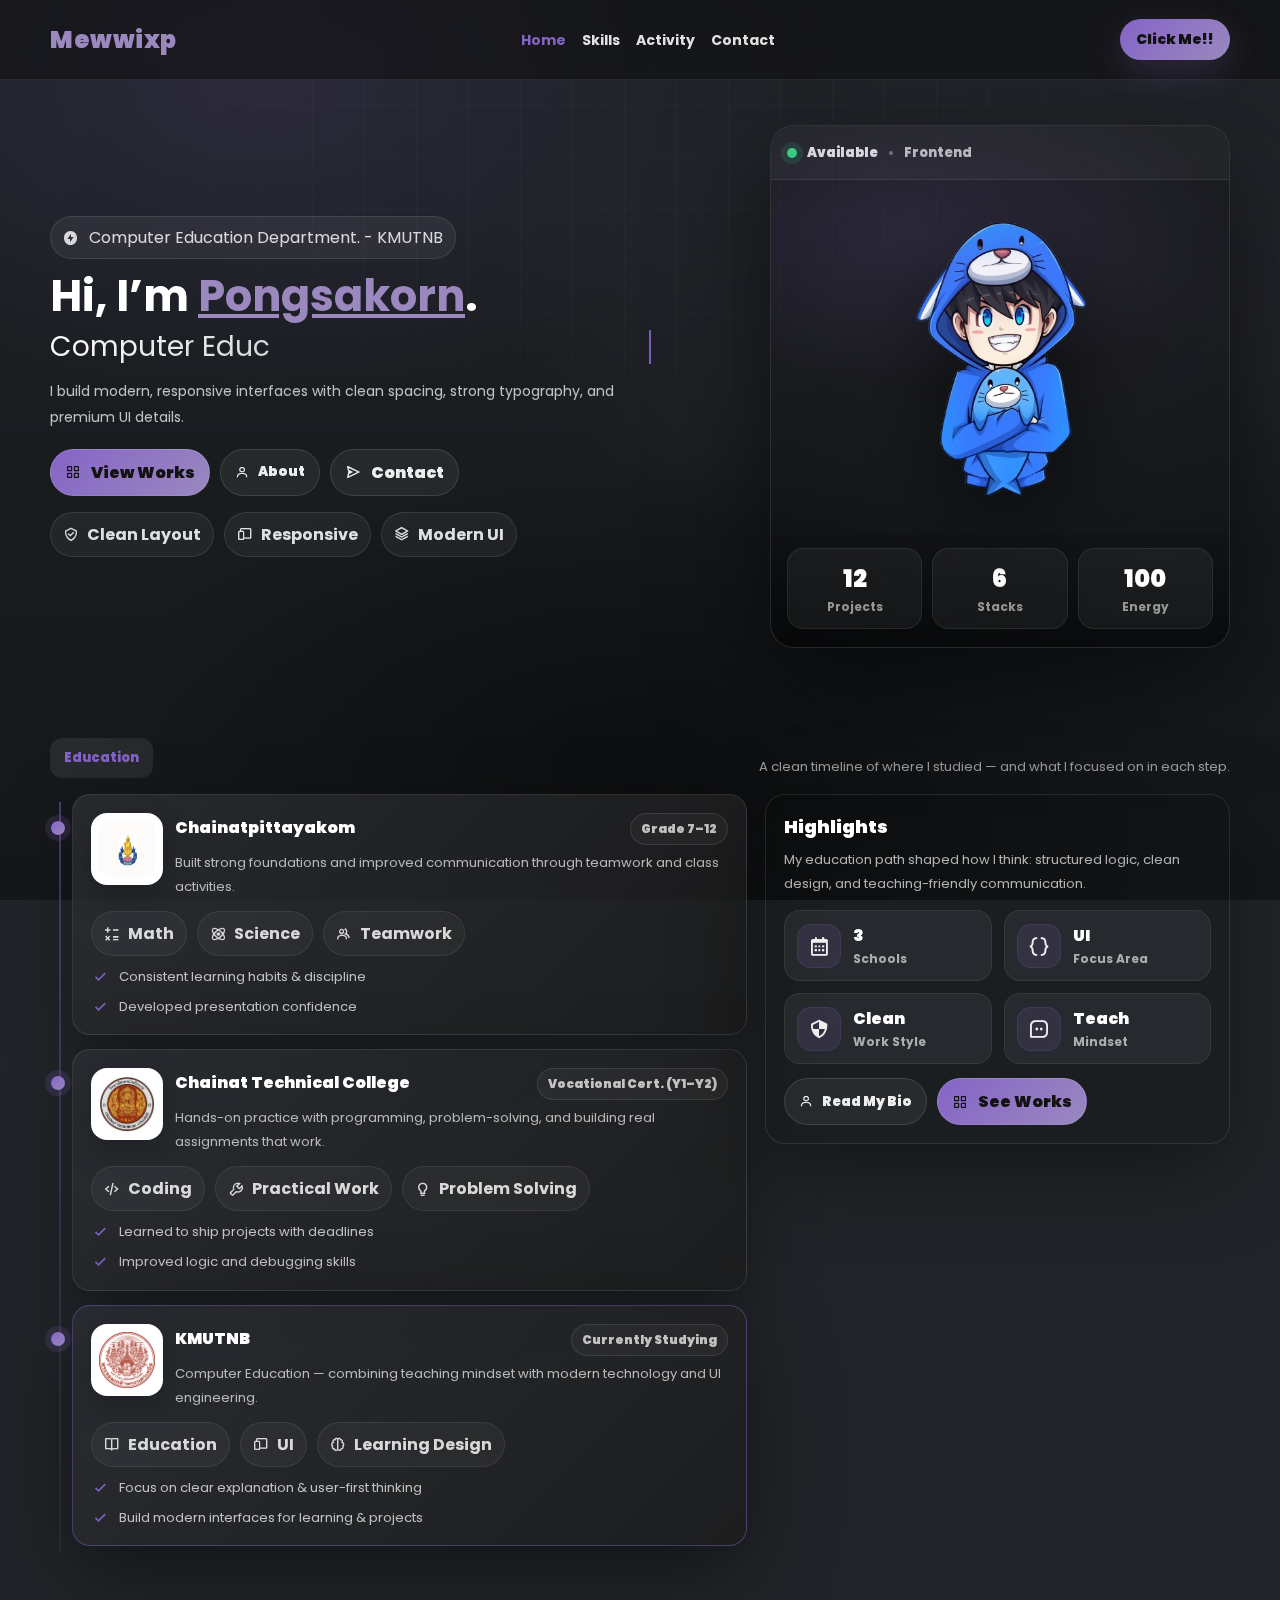
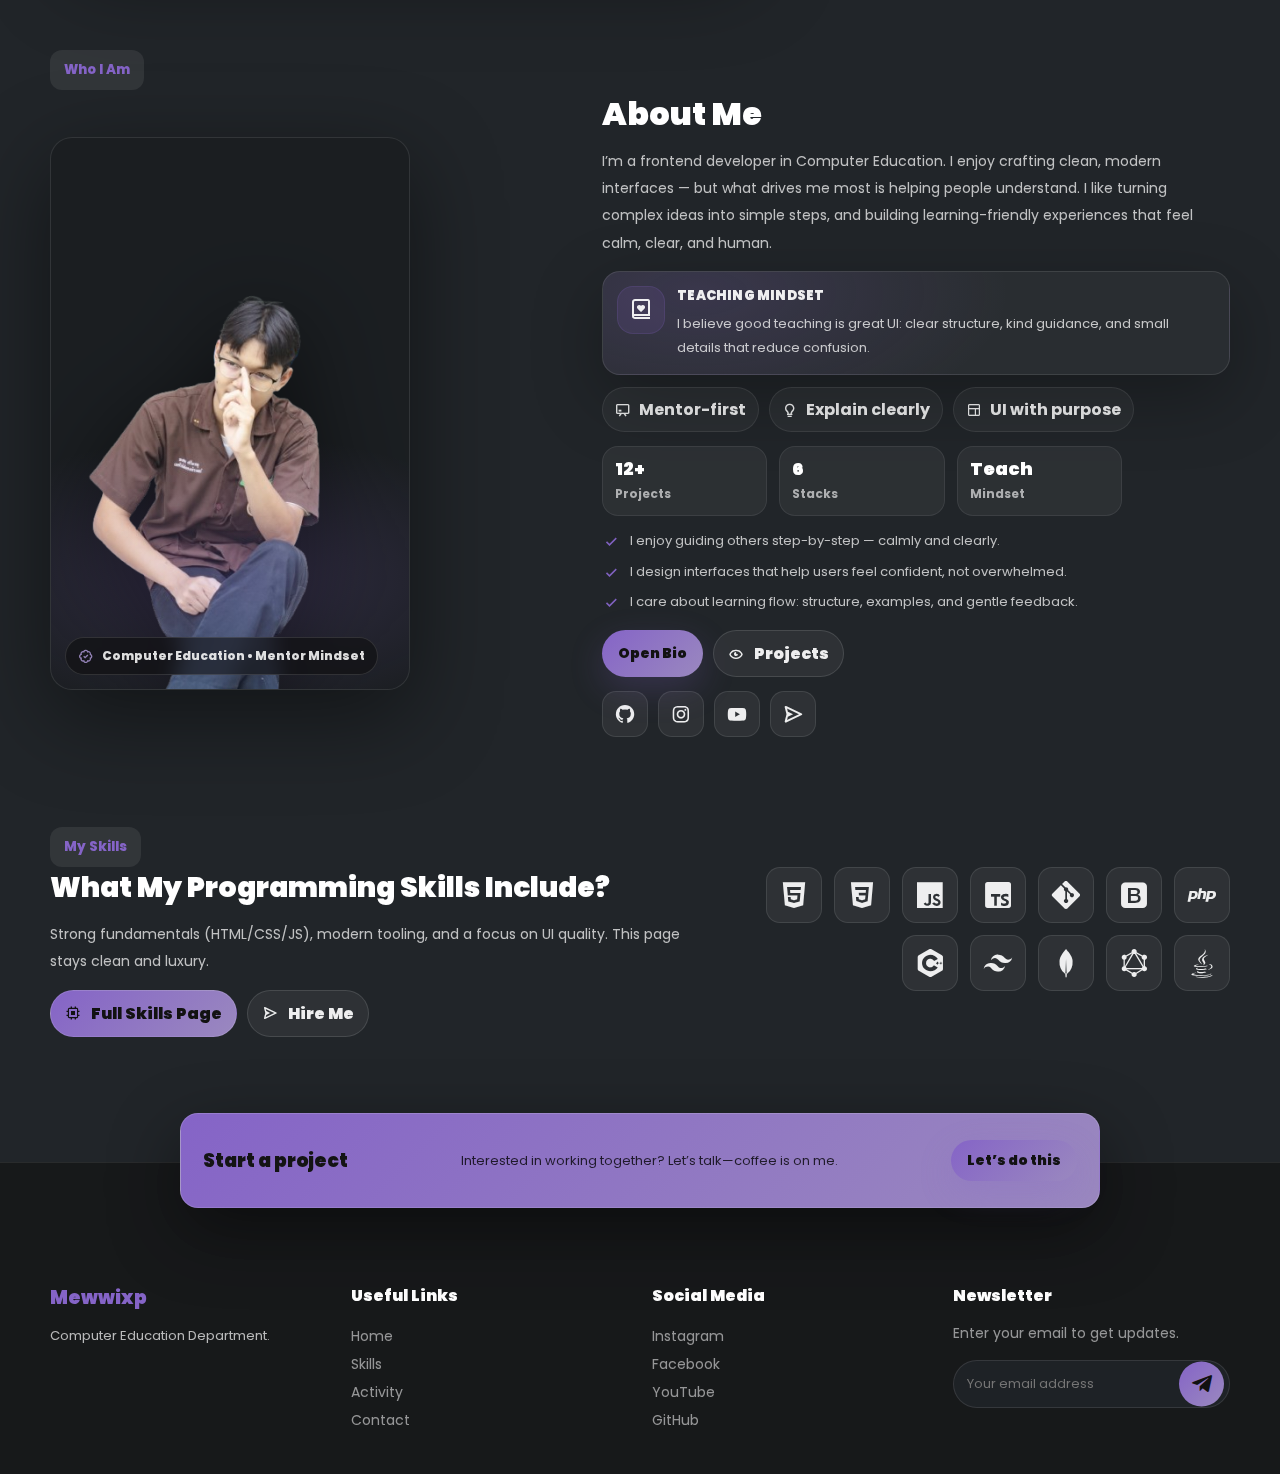
<file: index.html>
<!-- Name : Pongsakorn Srisakat
      ID : 6802041510066
 -->


<!DOCTYPE html>
<html lang="en">
  <head>
    <meta charset="UTF-8" />
    <meta name="viewport" content="width=device-width, initial-scale=1.0" />
    <link rel="stylesheet" href="portfolio.css" />
    <link rel="icon" href="assets/logoxp.ico" sizes="any" />
    <link href="https://unpkg.com/boxicons@2.1.4/css/boxicons.min.css" rel="stylesheet" />
    <title>Home | Mewwixp</title>
  </head>

  <body>
    <!-- Luxury background (subtle, clean) -->
    <div class="bg" aria-hidden="true">
      <div class="bg__gradient"></div>
      <div class="bg__grid"></div>
      <div class="bg__noise"></div>
    </div>

    <!-- NAVBAR -->
    <div class="navbar">
      <h2 class="brand">Mewwixp</h2>
      <ul>
        <li><a class="active" href="index.html">Home</a></li>
        <li><a href="skill.html">Skills</a></li>
        <li><a href="activity.html">Activity</a></li>
        <li><a href="contact.html">Contact</a></li>
      </ul>
      <button class="click-me js-open-quick" type="button">Click Me!!</button>
    </div>

    <!-- HERO -->
    <header class="hero section" id="top">
      <div class="container hero__grid">
        <div class="hero__copy">
          <p class="kicker">
            <i class="bx bxs-bolt-circle"></i>
            Computer Education Department. - KMUTNB
          </p>

          <h1 class="hero__title">
            Hi, I’m <span class="accent">Pongsakorn</span>.
          </h1>

          <p class="hero__typed js-typed" data-text="Computer Education Department."></p>

          <p class="hero__sub">
            I build modern, responsive interfaces with clean spacing, strong typography, and premium UI details.
          </p>

          <div class="hero__ctas">
            <a class="pill" href="activity.html"><i class="bx bx-grid-alt"></i> View Works</a>
            <button class="pill ghost js-open-about" type="button"><i class="bx bx-user"></i> About</button>
            <a class="pill ghost" href="contact.html"><i class="bx bx-send"></i> Contact</a>
          </div>

          <div class="hero__badges">
            <span class="chip"><i class="bx bx-check-shield"></i> Clean Layout</span>
            <span class="chip"><i class="bx bx-devices"></i> Responsive</span>
            <span class="chip"><i class="bx bx-layer"></i> Modern UI</span>
          </div>
        </div>

        <div class="hero__cardWrap">
          <div class="heroCard">
            <div class="heroCard__top">
              <span class="dot"></span>
              <span class="heroCard__status">Available</span>
              <span class="heroCard__sep">•</span>
              <span class="heroCard__role">Frontend</span>
            </div>

            <div class="heroCard__body">
              <img src="assets/logoxp.png" alt="Mewwixp logo" />
            </div>

            <div class="heroCard__bottom">
              <div class="miniStat">
                <div class="num js-count" data-to="12">0</div>
                <div class="label">Projects</div>
              </div>
              <div class="miniStat">
                <div class="num js-count" data-to="6">0</div>
                <div class="label">Stacks</div>
              </div>
              <div class="miniStat">
                <div class="num js-count" data-to="100">0</div>
                <div class="label">Energy</div>
              </div>
            </div>

            <div class="heroCard__shine" aria-hidden="true"></div>
          </div>
        </div>
      </div>
      <!-- Scroll hint removed (as requested) -->
    </header>

    <!-- EDUCATION (Upgraded: timeline + highlights panel) -->
    <section class="section" id="education">
      <div class="container">
        <div class="sectionHead">
          <h5 class="seprator">Education</h5>
          <p class="sectionHead__sub">
            A clean timeline of where I studied — and what I focused on in each step.
          </p>
        </div>

        <div class="education">
          <!-- Left: timeline -->
          <div class="eduTimeline" role="list">
            <article class="eduCard" role="listitem">
              <div class="eduCard__dot" aria-hidden="true"></div>

              <div class="eduCard__top">
                <div class="eduLogo">
                  <img src="assets/logoSch_3.jpg" alt="Chainatpittayakom logo" />
                </div>

                <div class="eduMeta">
                  <div class="eduMeta__row">
                    <h3>Chainatpittayakom</h3>
                    <span class="eduMeta__time">Grade 7–12</span>
                  </div>
                  <p class="eduMeta__desc">
                    Built strong foundations and improved communication through teamwork and class activities.
                  </p>
                </div>
              </div>

              <div class="eduCard__chips">
                <span class="chip chip--soft"><i class="bx bx-math"></i> Math</span>
                <span class="chip chip--soft"><i class="bx bx-atom"></i> Science</span>
                <span class="chip chip--soft"><i class="bx bx-group"></i> Teamwork</span>
              </div>

              <ul class="eduCard__list">
                <li><i class="bx bx-check"></i> Consistent learning habits & discipline</li>
                <li><i class="bx bx-check"></i> Developed presentation confidence</li>
              </ul>
            </article>

            <article class="eduCard" role="listitem">
              <div class="eduCard__dot" aria-hidden="true"></div>

              <div class="eduCard__top">
                <div class="eduLogo">
                  <img src="assets/images.jpg" alt="Chainat Technical College logo" />
                </div>

                <div class="eduMeta">
                  <div class="eduMeta__row">
                    <h3>Chainat Technical College</h3>
                    <span class="eduMeta__time">Vocational Cert. (Y1–Y2)</span>
                  </div>
                  <p class="eduMeta__desc">
                    Hands-on practice with programming, problem-solving, and building real assignments that work.
                  </p>
                </div>
              </div>

              <div class="eduCard__chips">
                <span class="chip chip--soft"><i class="bx bx-code-alt"></i> Coding</span>
                <span class="chip chip--soft"><i class="bx bx-wrench"></i> Practical Work</span>
                <span class="chip chip--soft"><i class="bx bx-bulb"></i> Problem Solving</span>
              </div>

              <ul class="eduCard__list">
                <li><i class="bx bx-check"></i> Learned to ship projects with deadlines</li>
                <li><i class="bx bx-check"></i> Improved logic and debugging skills</li>
              </ul>
            </article>

            <article class="eduCard eduCard--active" role="listitem">
              <div class="eduCard__dot" aria-hidden="true"></div>

              <div class="eduCard__top">
                <div class="eduLogo">
                  <img src="assets/kmutnb.png" alt="KMUTNB logo" />
                </div>

                <div class="eduMeta">
                  <div class="eduMeta__row">
                    <h3>KMUTNB</h3>
                    <span class="eduMeta__time">Currently Studying</span>
                  </div>
                  <p class="eduMeta__desc">
                    Computer Education — combining teaching mindset with modern technology and UI engineering.
                  </p>
                </div>
              </div>

              <div class="eduCard__chips">
                <span class="chip chip--soft"><i class="bx bx-book-open"></i> Education</span>
                <span class="chip chip--soft"><i class="bx bx-devices"></i> UI</span>
                <span class="chip chip--soft"><i class="bx bx-brain"></i> Learning Design</span>
              </div>

              <ul class="eduCard__list">
                <li><i class="bx bx-check"></i> Focus on clear explanation & user-first thinking</li>
                <li><i class="bx bx-check"></i> Build modern interfaces for learning & projects</li>
              </ul>
            </article>
          </div>

          <!-- Right: highlights panel -->
          <aside class="eduPanel" aria-label="Education highlights">
            <div class="eduPanel__head">
              <h3>Highlights</h3>
              <p>
                My education path shaped how I think: structured logic, clean design, and teaching-friendly communication.
              </p>
            </div>

            <div class="eduPanel__grid">
              <div class="eduStat">
                <div class="eduStat__icon"><i class="bx bx-calendar"></i></div>
                <div class="eduStat__meta">
                  <div class="eduStat__num">3</div>
                  <div class="eduStat__label">Schools</div>
                </div>
              </div>

              <div class="eduStat">
                <div class="eduStat__icon"><i class="bx bx-code-curly"></i></div>
                <div class="eduStat__meta">
                  <div class="eduStat__num">UI</div>
                  <div class="eduStat__label">Focus Area</div>
                </div>
              </div>

              <div class="eduStat">
                <div class="eduStat__icon"><i class="bx bx-shield-quarter"></i></div>
                <div class="eduStat__meta">
                  <div class="eduStat__num">Clean</div>
                  <div class="eduStat__label">Work Style</div>
                </div>
              </div>

              <div class="eduStat">
                <div class="eduStat__icon"><i class="bx bx-message-square-dots"></i></div>
                <div class="eduStat__meta">
                  <div class="eduStat__num">Teach</div>
                  <div class="eduStat__label">Mindset</div>
                </div>
              </div>
            </div>

            <div class="eduPanel__cta">
              <button class="pill ghost js-open-about" type="button">
                <i class="bx bx-user"></i> Read My Bio
              </button>
              <a class="pill" href="activity.html"><i class="bx bx-grid-alt"></i> See Works</a>
            </div>
          </aside>
        </div>
      </div>
    </section>

    <!-- ABOUT (Warm teacher + mentor tone) -->
    <section class="section" id="about">
      <div class="container">
        <h5 class="seprator">Who I Am</h5>

        <div class="about">
          <div class="about__img">
            <img src="assets/person.png" alt="Profile photo" />
            <div class="about__glow" aria-hidden="true"></div>

            <div class="about__tag">
              <i class="bx bx-badge-check"></i>
              Computer Education • Mentor Mindset
            </div>
          </div>

          <div class="info">
            <h3>About Me</h3>

            <p>
              I’m a frontend developer in Computer Education. I enjoy crafting clean, modern interfaces —
              but what drives me most is helping people understand. I like turning complex ideas into
              simple steps, and building learning-friendly experiences that feel calm, clear, and human.
            </p>

            <div class="mentorCard" aria-label="Teaching mindset">
              <div class="mentorCard__icon" aria-hidden="true"><i class="bx bx-book-heart"></i></div>
              <div class="mentorCard__body">
                <div class="mentorCard__title">Teaching mindset</div>
                <div class="mentorCard__text">
                  I believe good teaching is great UI: clear structure, kind guidance, and small details that reduce confusion.
                </div>
              </div>
            </div>

            <div class="about__chips">
              <span class="chip chip--soft"><i class="bx bx-chalkboard"></i> Mentor-first</span>
              <span class="chip chip--soft"><i class="bx bx-bulb"></i> Explain clearly</span>
              <span class="chip chip--soft"><i class="bx bx-layout"></i> UI with purpose</span>
            </div>

            <div class="about__stats">
              <div class="aStat">
                <div class="aStat__num">12+</div>
                <div class="aStat__label">Projects</div>
              </div>
              <div class="aStat">
                <div class="aStat__num">6</div>
                <div class="aStat__label">Stacks</div>
              </div>
              <div class="aStat">
                <div class="aStat__num">Teach</div>
                <div class="aStat__label">Mindset</div>
              </div>
            </div>

            <ul class="about__list">
              <li><i class="bx bx-check"></i> I enjoy guiding others step-by-step — calmly and clearly.</li>
              <li><i class="bx bx-check"></i> I design interfaces that help users feel confident, not overwhelmed.</li>
              <li><i class="bx bx-check"></i> I care about learning flow: structure, examples, and gentle feedback.</li>
            </ul>

            <div class="about__actions">
              <button class="click-me js-open-about" type="button">Open Bio</button>
              <a class="pill ghost" href="activity.html"><i class="bx bx-show-alt"></i> Projects</a>
            </div>

            <div class="about__social" aria-label="Social links">
              <a class="sbtn" href="https://github.com/Mewwi15" aria-label="GitHub"><i class="bx bxl-github"></i></a>
              <a class="sbtn" href="https://www.instagram.com/nongmewwi._/" aria-label="Instagram"><i class="bx bxl-instagram"></i></a>
              <a class="sbtn" href="https://www.youtube.com/@MEWWI-15" aria-label="YouTube"><i class="bx bxl-youtube"></i></a>
              <a class="sbtn" href="contact.html" aria-label="Contact"><i class="bx bx-send"></i></a>
            </div>
          </div>
        </div>
      </div>
    </section>

    <!-- SKILLS -->
    <section class="section" id="skills">
      <div class="container">
        <h5 class="seprator">My Skills</h5>

        <div class="skills">
          <div class="left">
            <div class="info">
              <h3>What My Programming Skills Include?</h3>
              <p>
                Strong fundamentals (HTML/CSS/JS), modern tooling, and a focus on UI quality.
                This page stays clean and luxury.
              </p>

              <div class="skills__actions">
                <a class="pill" href="skill.html"><i class="bx bx-chip"></i> Full Skills Page</a>
                <a class="pill ghost" href="contact.html"><i class="bx bx-send"></i> Hire Me</a>
              </div>
            </div>
          </div>

          <div class="right">
            <div class="item"><i class="bx bxl-html5"></i></div>
            <div class="item"><i class="bx bxl-css3"></i></div>
            <div class="item"><i class="bx bxl-javascript"></i></div>
            <div class="item"><i class="bx bxl-typescript"></i></div>
            <div class="item"><i class="bx bxl-git"></i></div>
            <div class="item"><i class="bx bxl-bootstrap"></i></div>
            <div class="item"><i class="bx bxl-php"></i></div>
            <div class="item"><i class="bx bxl-c-plus-plus"></i></div>
            <div class="item"><i class="bx bxl-tailwind-css"></i></div>
            <div class="item"><i class="bx bxl-mongodb"></i></div>
            <div class="item"><i class="bx bxl-graphql"></i></div>
            <div class="item"><i class="bx bxl-java"></i></div>
          </div>
        </div>
      </div>
    </section>

    <!-- FOOTER -->
    <footer>
      <div class="start">
        <h3>Start a project</h3>
        <p>Interested in working together? Let’s talk—coffee is on me.</p>
        <button class="click-me js-open-quick" type="button">Let’s do this</button>
      </div>

      <div class="cols container">
        <div class="about-col">
          <h3>Mewwixp</h3>
          <p>Computer Education Department.</p>
        </div>

        <div class="links-col">
          <h4>Useful Links</h4>
          <a href="index.html">Home</a>
          <a href="skill.html">Skills</a>
          <a href="activity.html">Activity</a>
          <a href="contact.html">Contact</a>
        </div>

        <div class="links-col">
          <h4>Social Media</h4>
          <a href="https://www.instagram.com/nongmewwi._/">Instagram</a>
          <a href="https://web.facebook.com/mewwi.2025?locale=th_TH">Facebook</a>
          <a href="https://www.youtube.com/@MEWWI-15">YouTube</a>
          <a href="https://github.com/Mewwi15">GitHub</a>
        </div>

        <div class="news-col">
          <h4>Newsletter</h4>
          <p>Enter your email to get updates.</p>

          <form class="js-newsletter">
            <input type="email" placeholder="Your email address" required />
            <button type="submit" aria-label="Subscribe"><i class="bx bxl-telegram"></i></button>
          </form>
        </div>
      </div>
    </footer>

    <!-- ABOUT MODAL -->
    <div class="modal" id="aboutModal" aria-hidden="true">
      <div class="modal__overlay js-close-about" tabindex="-1"></div>
      <div class="modal__box" role="dialog" aria-modal="true" aria-label="About details">
        <button class="modal__close js-close-about" type="button" aria-label="Close">&times;</button>
        <h2 class="modal__title">About Me</h2>

        <p class="modal__desc">
          I’m studying Computer Education and I genuinely enjoy helping people learn.
          I like explaining things with simple steps, examples, and patience — the same way I design UI:
          clear structure, friendly guidance, and details that make users feel confident.
          My goal is to blend education and technology to create learning experiences that are modern, calm, and meaningful.
        </p>

        <div class="modal__actions">
          <a class="pill" href="activity.html"><i class="bx bx-show-alt"></i> See Works</a>
          <a class="pill ghost" href="contact.html"><i class="bx bx-send"></i> Contact</a>
        </div>
      </div>
    </div>

    <!-- QUICK MODAL -->
    <div class="modal" id="quickModal" aria-hidden="true">
      <div class="modal__overlay js-close-quick" tabindex="-1"></div>
      <div class="modal__box" role="dialog" aria-modal="true" aria-label="Quick actions">
        <button class="modal__close js-close-quick" type="button" aria-label="Close">&times;</button>

        <h2 class="modal__title">Quick Actions</h2>
        <p class="modal__desc">Jump within this page, or go to other pages.</p>

        <div class="modal__actions">
          <a class="pill" href="#education"><i class="bx bx-book"></i> Education</a>
          <a class="pill" href="#about"><i class="bx bx-user"></i> About</a>
          <a class="pill" href="#skills"><i class="bx bx-chip"></i> Skills</a>
          <a class="pill ghost" href="activity.html"><i class="bx bx-grid-alt"></i> Activity</a>
          <a class="pill ghost" href="contact.html"><i class="bx bx-send"></i> Contact</a>
        </div>
      </div>
    </div>

    <!-- Toast -->
    <div class="toast" id="toast" aria-hidden="true">
      <i class="bx bx-check-circle"></i>
      <span class="toast__text">Done</span>
    </div>

    <script src="portfolio.js"></script>
  </body>
</html>
</file>
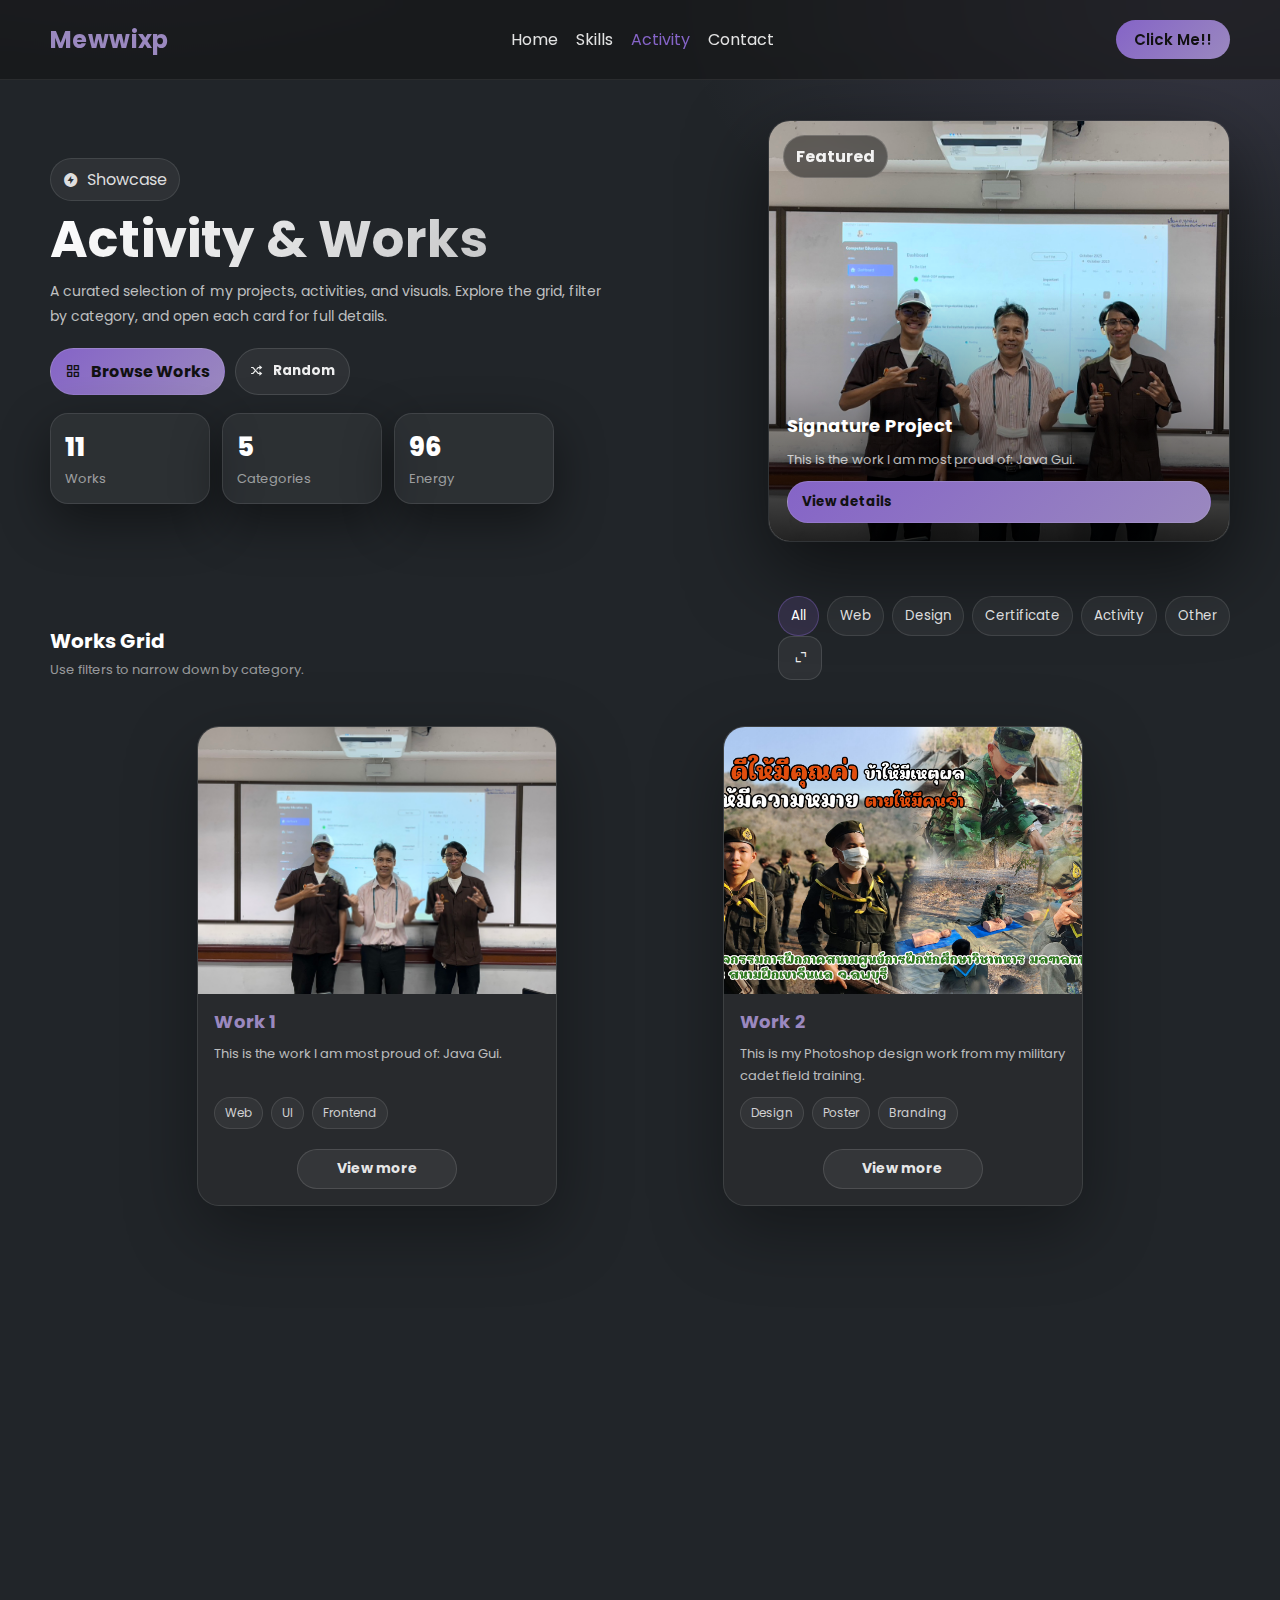
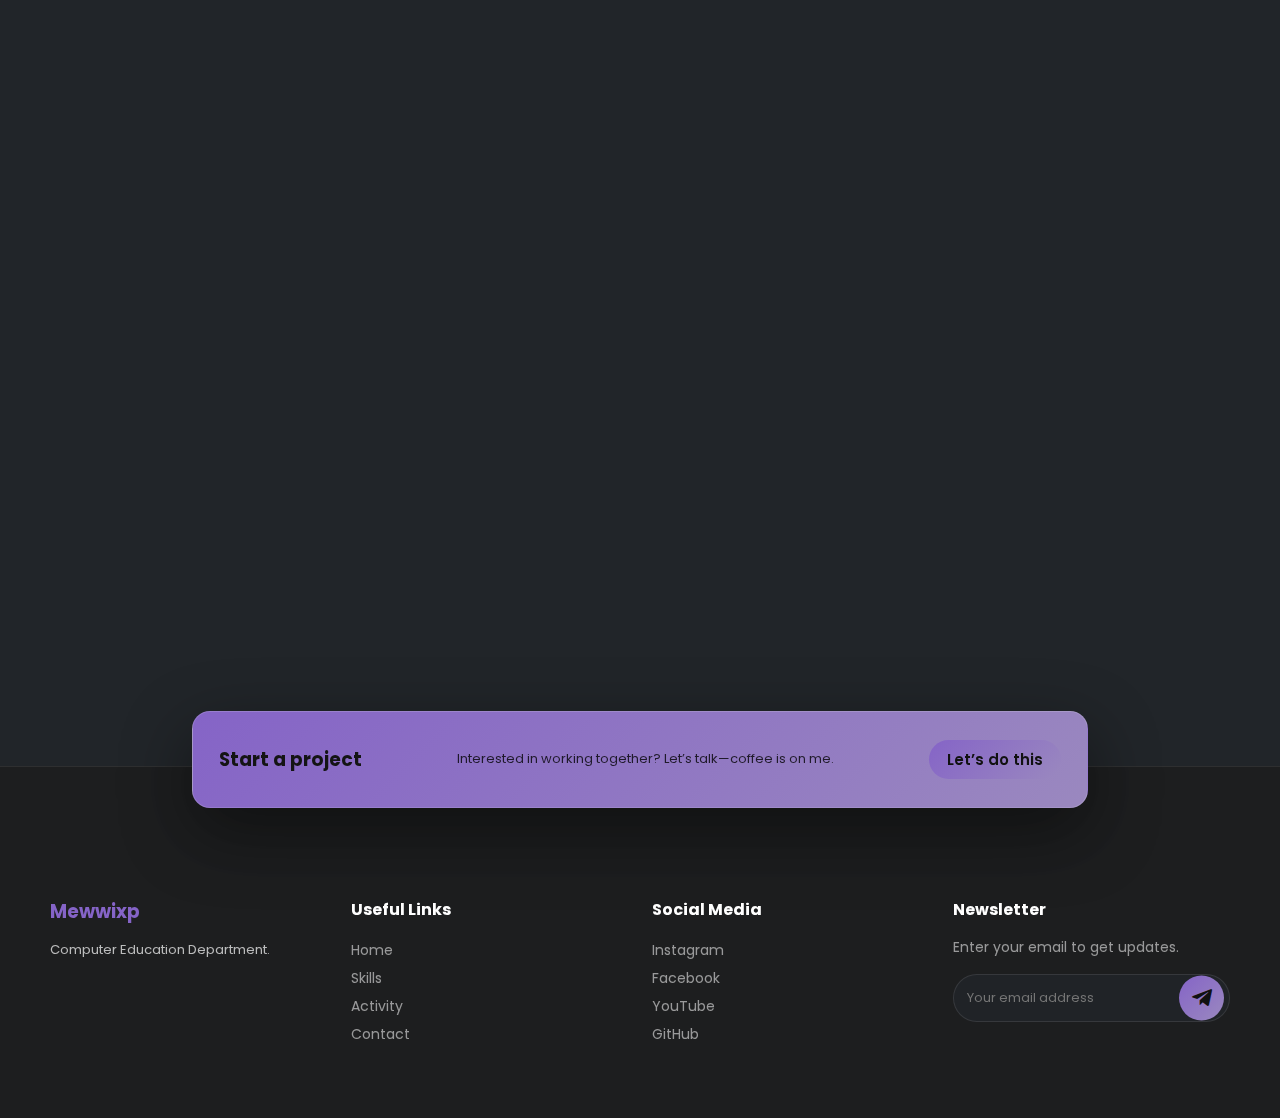
<file: activity.html>
<!DOCTYPE html>
<html lang="en">
<head>
  <meta charset="UTF-8" />
  <meta name="viewport" content="width=device-width, initial-scale=1.0" />
  <link rel="stylesheet" href="activity.css" />
  <link rel="icon" href="assets/logoxp.ico" sizes="any" />
  <link href="https://unpkg.com/boxicons@2.1.4/css/boxicons.min.css" rel="stylesheet" />
  <title>Activity | Mewwixp</title>
</head>

<body>
  <!-- NAVBAR -->
  <div class="navbar">
    <h2 class="brand">Mewwixp</h2>
    <ul>
      <li><a href="index.html">Home</a></li>
      <li><a href="skill.html">Skills</a></li>
      <li><a class="active" href="activity.html">Activity</a></li>
      <li><a href="contact.html">Contact</a></li>
    </ul>
    <button class="click-me js-open-quick" type="button">Click Me!!</button>
  </div>

  <!-- HERO -->
  <header class="hero section js-reveal">
    <div class="hero__left">
      <p class="hero__kicker"><i class="bx bxs-bolt-circle"></i> Showcase</p>
      <h1 class="hero__title">Activity & Works</h1>
      <p class="hero__desc">
        A curated selection of my projects, activities, and visuals.
        Explore the grid, filter by category, and open each card for full details.
      </p>

      <div class="hero__cta">
        <a class="pill" href="#grid"><i class="bx bx-grid-alt"></i> Browse Works</a>
        <button class="pill ghost js-random" type="button"><i class="bx bx-shuffle"></i> Random</button>
      </div>

      <div class="hero__stats">
        <div class="stat">
          <div class="stat__num js-count" data-to="12">0</div>
          <div class="stat__label">Works</div>
        </div>
        <div class="stat">
          <div class="stat__num js-count" data-to="6">0</div>
          <div class="stat__label">Categories</div>
        </div>
        <div class="stat">
          <div class="stat__num js-count" data-to="100">0</div>
          <div class="stat__label">Energy</div>
        </div>
      </div>
    </div>

    <div class="hero__right">
      <div class="hero__card js-reveal js-tilt">
        <div class="hero__badge">Featured</div>
        <img src="assets/work-1.jpg" alt="Featured work" />
        <div class="hero__cardOverlay">
          <h3>Signature Project</h3>
          <p>This is the work I am most proud of: Java Gui.</p>
          <button
            class="pill js-open-work"
            type="button"
            data-title="Signature Project"
            data-desc="This is the work I am most proud of: Java Gui."
            data-img="assets/work-1.jpg"
            data-tags="Featured,Web,UI"
          >
            View details
          </button>
        </div>
      </div>
    </div>
  </header>

  <!-- FILTER BAR -->
  <section class="toolbar section js-reveal" id="grid">
    <div class="toolbar__left">
      <h2 class="toolbar__title">Works Grid</h2>
      <p class="toolbar__sub">Use filters to narrow down by category.</p>
    </div>

    <div class="toolbar__right">
      <div class="filters" role="tablist" aria-label="Work filters">
        <button class="chip is-active js-filter" type="button" data-filter="all">All</button>
        <button class="chip js-filter" type="button" data-filter="web">Web</button>
        <button class="chip js-filter" type="button" data-filter="design">Design</button>
        <button class="chip js-filter" type="button" data-filter="certificate">Certificate</button>
        <button class="chip js-filter" type="button" data-filter="activity">Activity</button>
        <button class="chip js-filter" type="button" data-filter="other">Other</button>
      </div>

      <div class="toolbar__actions">
        <button class="icon-btn js-toggle-density" type="button" aria-label="Toggle density">
          <i class="bx bx-expand-alt"></i>
        </button>
      </div>
    </div>
  </section>

  <!-- GRID (keeps your .container .content structure) -->
  <main class="container section density-normal js-grid">
    <article class="content js-card js-reveal js-tilt" data-cat="web" data-tags="Web,UI,Frontend">
      <div class="media">
        <img src="assets/work-1.jpg" alt="Work 1" />
        <div class="media__overlay">
          <div class="overlay__top">
            <span class="badge">Web</span>
            <span class="badge ghost"><i class="bx bx-star"></i> Hot</span>
          </div>
          <button
            class="icon-btn ghost js-open-work"
            type="button"
            aria-label="Open work"
            data-title="Work 1"
            data-desc="This is the work I am most proud of: Java Gui."
            data-img="assets/work-1.jpg"
            data-tags="Web,UI,Frontend"
          >
            <i class="bx bx-search-alt"></i>
          </button>
        </div>
      </div>

      <div class="item">
        <div class="detail">
          <h1>Work 1</h1>
          <p>This is the work I am most proud of: Java Gui.</p>
          <div class="tags">
            <span class="tag">Web</span>
            <span class="tag">UI</span>
            <span class="tag">Frontend</span>
          </div>
        </div>
      </div>

      <button
        class="btn js-open-work"
        type="button"
        data-title="Work 1"
        data-desc="This is the work I am most proud of: Java Gui."
        data-img="assets/output.png"
        data-tags="Web,UI,Frontend"
      >
        View more
      </button>
    </article>

    <!-- Duplicate cards as needed (2..6) -->
    <article class="content js-card js-reveal js-tilt" data-cat="design" data-tags="Design,Poster,Branding">
      <div class="media">
        <img src="assets/work-2.JPG" alt="Work 2" />
        <div class="media__overlay">
          <div class="overlay__top">
            <span class="badge">Design</span>
            <span class="badge ghost">Case</span>
          </div>
          <button
            class="icon-btn ghost js-open-work"
            type="button"
            aria-label="Open work"
            data-title="Work 2"
            data-desc="This is my Photoshop design work from my military cadet field training."
            data-img="assets/work-2.JPG"
            data-tags="Design,Poster,Branding"
          >
            <i class="bx bx-search-alt"></i>
          </button>
        </div>
      </div>

      <div class="item">
        <div class="detail">
          <h1>Work 2</h1>
          <p>This is my Photoshop design work from my military cadet field training.</p>
          <div class="tags">
            <span class="tag">Design</span>
            <span class="tag">Poster</span>
            <span class="tag">Branding</span>
          </div>
        </div>
      </div>

      <button
        class="btn js-open-work"
        type="button"
        data-title="Work 2"
        data-desc="This is my Photoshop design work from my military cadet field training."
        data-img="assets/work-2.JPG"
        data-tags="Design,Poster,Branding"
      >
        View more
      </button>
    </article>

    <article class="content js-card js-reveal js-tilt" data-cat="certificate" data-tags="Certificate,Learning">
      <div class="media">
        <img src="assets/work-3.JPG" alt="Work 3" />
        <div class="media__overlay">
          <div class="overlay__top">
            <span class="badge">Certificate</span>
            <span class="badge ghost">Verified</span>
          </div>
          <button
            class="icon-btn ghost js-open-work"
            type="button"
            aria-label="Open work"
            data-title="Work 3"
            data-desc="This is the award ceremony for volunteer military cadets."
            data-img="assets/work-3.JPG"
            data-tags="Certificate,Learning"
          >
            <i class="bx bx-search-alt"></i>
          </button>
        </div>
      </div>

      <div class="item">
        <div class="detail">
          <h1>Work 3</h1>
          <p>This is the award ceremony for volunteer military cadets.</p>
          <div class="tags">
            <span class="tag">Certificate</span>
            <span class="tag">Learning</span>
          </div>
        </div>
      </div>

      <button
        class="btn js-open-work"
        type="button"
        data-title="Work 3"
        data-desc="This is the award ceremony for volunteer military cadets."
        data-img="assets/work-3.JPG"
        data-tags="Certificate,Learning"
      >
        View more
      </button>
    </article>

    <article class="content js-card js-reveal js-tilt" data-cat="activity" data-tags="Activity,Teamwork">
      <div class="media">
        <img src="assets/work-4.JPG" alt="Work 4" />
        <div class="media__overlay">
          <div class="overlay__top">
            <span class="badge">Activity</span>
            <span class="badge ghost">Sport</span>
          </div>
          <button
            class="icon-btn ghost js-open-work"
            type="button"
            aria-label="Open work"
            data-title="Work 4"
            data-desc="This is a football competition. I came in first place."
            data-img="assets/work-4.JPG"
            data-tags="Activity,Teamwork"
          >
            <i class="bx bx-search-alt"></i>
          </button>
        </div>
      </div>

      <div class="item">
        <div class="detail">
          <h1>Work 4</h1>
          <p>This is a football competition. I came in first place.</p>
          <div class="tags">
            <span class="tag">Sport</span>
            <span class="tag">Teamwork</span>
          </div>
        </div>
      </div>

      <button
        class="btn js-open-work"
        type="button"
        data-title="Work 4"
        data-desc="This is a football competition. I came in first place."
        data-img="assets/work-4.JPG"
        data-tags="Sport,Teamwork"
      >
        View more
      </button>
    </article>

    <article class="content js-card js-reveal js-tilt" data-cat="activity" data-tags="Activity,Teamwork">
      <div class="media">
        <img src="assets/work-5.JPG" alt="Work 5" />
        <div class="media__overlay">
          <div class="overlay__top">
            <span class="badge">Web</span>
            <span class="badge ghost">API</span>
          </div>
          <button
            class="icon-btn ghost js-open-work"
            type="button"
            aria-label="Open work"
            data-title="Work 5"
            data-desc="This is a performance from my outdoor show."
            data-img="assets/work-5.JPG"
            data-tags="Sport,Teamwork"
          >
            <i class="bx bx-search-alt"></i>
          </button>
        </div>
      </div>

      <div class="item">
        <div class="detail">
          <h1>Work 5</h1>
          <p>This is a performance from my outdoor show.</p>
          <div class="tags">
            <span class="tag">Activity</span>
            <span class="tag">Teamwork</span>
          </div>
        </div>
      </div>

      <button
        class="btn js-open-work"
        type="button"
        data-title="Work 5"
        data-desc="This is a performance from my outdoor show."
        data-img="assets/work-5.JPG"
        data-tags="Sport,Teamwork"
      >
        View more
      </button>
    </article>

    <article class="content js-card js-reveal js-tilt" data-cat="other" data-tags="Other,Experiment">
      <div class="media">
        <img src="assets/work-6.JPG" alt="Work 6" />
        <div class="media__overlay">
          <div class="overlay__top">
            <span class="badge">Other</span>
            <span class="badge ghost">Lab</span>
          </div>
          <button
            class="icon-btn ghost js-open-work"
            type="button"
            aria-label="Open work"
            data-title="Work 6"
            data-desc="This is my provincial-level competition."
            data-img="assets/work-6.JPG"
            data-tags="Other,Experiment"
          >
            <i class="bx bx-search-alt"></i>
          </button>
        </div>
      </div>

      <div class="item">
        <div class="detail">
          <h1>Work 6</h1>
          <p>This is my provincial-level competition.</p>
          <div class="tags">
            <span class="tag">Other</span>
            <span class="tag">Experiment</span>
          </div>
        </div>
      </div>

      <button
        class="btn js-open-work"
        type="button"
        data-title="Work 6"
        data-desc="This is my provincial-level competition."
        data-img="assets/work-6.JPG"
        data-tags="Other,Experiment"
      >
        View more
      </button>
    </article>
  </main>

  <!-- FOOTER -->
    <footer>
      <div class="start">
        <h3>Start a project</h3>
        <p>Interested in working together? Let’s talk—coffee is on me.</p>
        <button class="click-me js-open-quick" type="button">Let’s do this</button>
      </div>

      <div class="cols container">
        <div class="about-col">
          <h3>Mewwixp</h3>
          <p>Computer Education Department.</p>
        </div>

        <div class="links-col">
          <h4>Useful Links</h4>
          <a href="index.html">Home</a>
          <a href="skill.html">Skills</a>
          <a href="activity.html">Activity</a>
          <a href="contact.html">Contact</a>
        </div>

        <div class="links-col">
          <h4>Social Media</h4>
          <a href="https://www.instagram.com/nongmewwi._/">Instagram</a>
          <a href="https://web.facebook.com/mewwi.2025?locale=th_TH">Facebook</a>
          <a href="https://www.youtube.com/@MEWWI-15">YouTube</a>
          <a href="https://github.com/Mewwi15">GitHub</a>
        </div>

        <div class="news-col">
          <h4>Newsletter</h4>
          <p>Enter your email to get updates.</p>

          <form class="js-newsletter">
            <input type="email" placeholder="Your email address" required />
            <button type="submit" aria-label="Subscribe"><i class="bx bxl-telegram"></i></button>
          </form>
        </div>
      </div>
    </footer>

  <!-- WORK MODAL -->
  <div class="modal" id="workModal" aria-hidden="true">
    <div class="modal__overlay js-close-work" tabindex="-1"></div>

    <div class="modal__box" role="dialog" aria-modal="true" aria-label="Work details">
      <button class="modal__close js-close-work" type="button" aria-label="Close">&times;</button>

      <div class="modal__grid">
        <div class="modal__media">
          <img class="js-modal-img" src="assets/work-1.jpg" alt="Work preview" />
        </div>

        <div class="modal__content">
          <h2 class="modal__title js-modal-title">Title</h2>
          <p class="modal__desc js-modal-desc">Description</p>
          <div class="modal__tags js-modal-tags"></div>

          <div class="modal__actions">
            <a class="pill" href="contact.html"><i class="bx bx-send"></i> Contact</a>
            <button class="pill ghost js-close-work" type="button"><i class="bx bx-x"></i> Close</button>
          </div>
        </div>
      </div>
    </div>
  </div>

  <!-- QUICK MODAL -->
  <div class="modal" id="quickModal" aria-hidden="true">
    <div class="modal__overlay js-close-quick" tabindex="-1"></div>
    <div class="modal__box" role="dialog" aria-modal="true" aria-label="Quick actions">
      <button class="modal__close js-close-quick" type="button" aria-label="Close">&times;</button>
      <h2 class="modal__title">Quick Actions</h2>
      <p class="modal__desc">Jump to the grid, or open a random work.</p>
      <div class="modal__actions">
        <a class="pill" href="#grid"><i class="bx bx-grid"></i> Go to Grid</a>
        <button class="pill ghost js-random" type="button"><i class="bx bx-shuffle"></i> Random Work</button>
      </div>
    </div>
  </div>

  <script src="activity.js"></script>
</body>
</html>
</file>
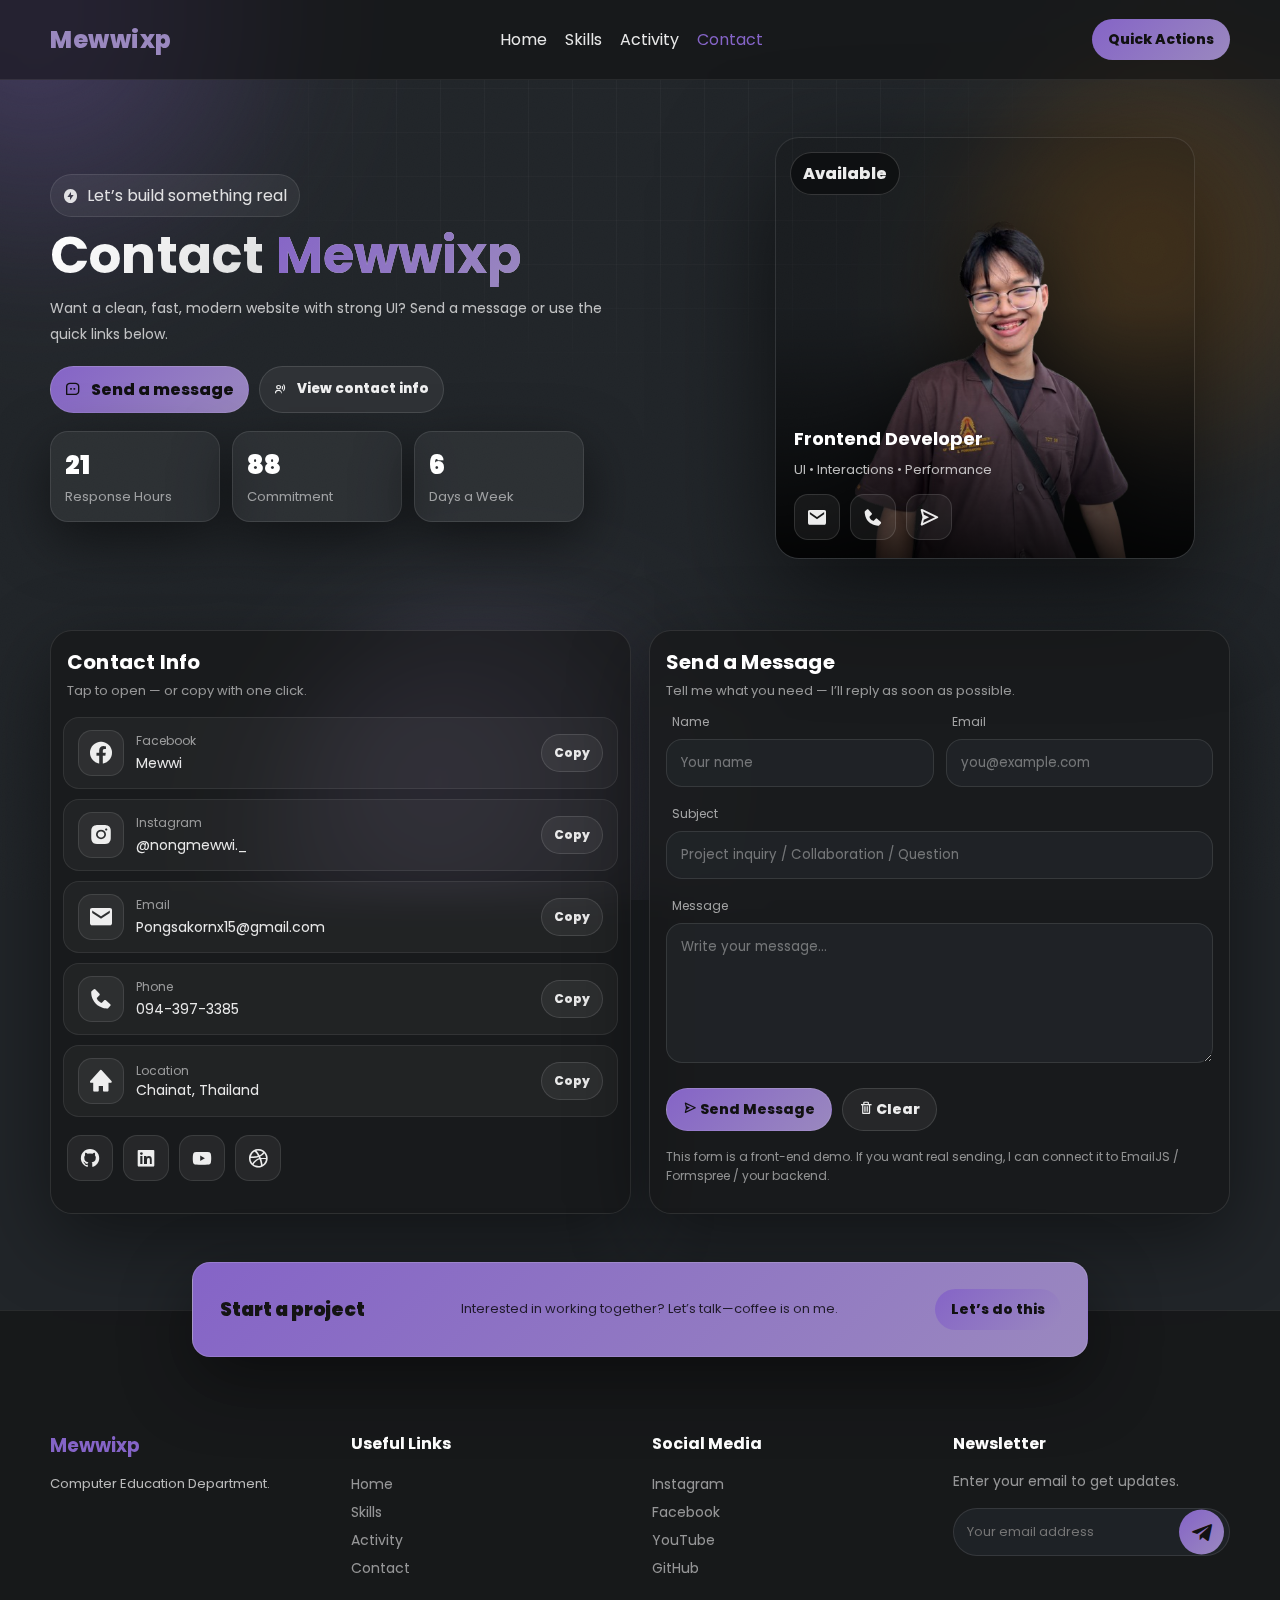
<file: contact.html>
<!-- Name : Pongsakorn Srisakat
      ID : 6802041510066
 -->


<!DOCTYPE html>
<html lang="en">
<head>
  <meta charset="UTF-8" />
  <meta name="viewport" content="width=device-width, initial-scale=1.0" />
  <link rel="stylesheet" href="contact.css" />
  <link rel="icon" href="assets/logoxp.ico" sizes="any" />
  <link href="https://unpkg.com/boxicons@2.1.4/css/boxicons.min.css" rel="stylesheet" />
  <title>Contact | Mewwixp</title>
</head>

<body>
  <!-- ambient background -->
  <div class="bg">
    <div class="blob b1"></div>
    <div class="blob b2"></div>
    <div class="blob b3"></div>
    <div class="grid"></div>
    <div class="noise"></div>
  </div>

  <!-- NAVBAR -->
  <div class="navbar">
    <h2 class="brand">Mewwixp</h2>
    <ul>
      <li><a href="index.html">Home</a></li>
      <li><a href="skill.html">Skills</a></li>
      <li><a href="activity.html">Activity</a></li>
      <li><a class="active" href="contact.html">Contact</a></li>
    </ul>
    <button class="click-me js-open-quick" type="button">Quick Actions</button>
  </div>

  <!-- HERO -->
  <section class="main section js-reveal">
    <div class="heroText">
      <p class="kicker"><i class="bx bxs-bolt-circle"></i> Let’s build something real</p>
      <h1 class="title">Contact <span>Mewwixp</span></h1>
      <p class="subtitle">
        Want a clean, fast, modern website with strong UI? Send a message or use the quick links below.
      </p>

      <div class="heroCtas">
        <a class="pill" href="#message"><i class="bx bx-message-square-dots"></i> Send a message</a>
        <button class="pill ghost js-scroll-contact" type="button">
          <i class="bx bx-user-voice"></i> View contact info
        </button>
      </div>

      <div class="miniStats">
        <div class="stat">
          <div class="num js-count" data-to="24">0</div>
          <div class="label">Response Hours</div>
        </div>
        <div class="stat">
          <div class="num js-count" data-to="100">0</div>
          <div class="label">Commitment</div>
        </div>
        <div class="stat">
          <div class="num js-count" data-to="7">0</div>
          <div class="label">Days a Week</div>
        </div>
      </div>
    </div>

    <div class="heroArt js-reveal js-tilt">
      <div class="heroCard">
        <div class="heroBadge">Available</div>
        <img src="assets/person3.png" alt="Profile" />
        <div class="heroOverlay">
          <h3>Frontend Developer</h3>
          <p>UI • Interactions • Performance</p>
          <div class="heroButtons">
            <button class="icon-btn js-copy" type="button" data-copy="Pongsakornx15@gmail.com" aria-label="Copy email">
              <i class="bx bxs-envelope"></i>
            </button>
            <button class="icon-btn js-copy" type="button" data-copy="094-3973385" aria-label="Copy phone">
              <i class="bx bxs-phone"></i>
            </button>
            <a class="icon-btn" href="#message" aria-label="Go to form"><i class="bx bx-send"></i></a>
          </div>
        </div>
      </div>
    </div>
  </section>

  <!-- DETAILS -->
  <section class="detail section" id="contactInfo">
    <!-- CONTACT CARD -->
    <div class="contact glass js-reveal js-tilt">
      <div class="panelTitle">
        <h1>Contact Info</h1>
        <p>Tap to open — or copy with one click.</p>
      </div>

      <div class="item">
        <div class="info"><i class="bx bxl-facebook-circle"></i></div>
        <div class="meta">
          <p class="label">Facebook</p>
          <a class="value" href="#" target="_blank" rel="noreferrer">Mewwi</a>
        </div>
        <button class="miniBtn js-copy" type="button" data-copy="Mewwi">Copy</button>
      </div>

      <div class="item">
        <div class="info"><i class="bx bxl-instagram-alt"></i></div>
        <div class="meta">
          <p class="label">Instagram</p>
          <a class="value" href="#" target="_blank" rel="noreferrer">@nongmewwi._</a>
        </div>
        <button class="miniBtn js-copy" type="button" data-copy="nongmewwi._">Copy</button>
      </div>

      <div class="item">
        <div class="info"><i class="bx bxs-envelope"></i></div>
        <div class="meta">
          <p class="label">Email</p>
          <a class="value" href="mailto:Pongsakornx15@gmail.com">Pongsakornx15@gmail.com</a>
        </div>
        <button class="miniBtn js-copy" type="button" data-copy="Pongsakornx15@gmail.com">Copy</button>
      </div>

      <div class="item">
        <div class="info"><i class="bx bxs-phone"></i></div>
        <div class="meta">
          <p class="label">Phone</p>
          <a class="value" href="tel:0943973385">094-397-3385</a>
        </div>
        <button class="miniBtn js-copy" type="button" data-copy="094-397-3385">Copy</button>
      </div>

      <div class="item">
        <div class="info"><i class="bx bxs-home"></i></div>
        <div class="meta">
          <p class="label">Location</p>
          <p class="value">Chainat, Thailand</p>
        </div>
        <button class="miniBtn js-copy" type="button" data-copy="Chainat, Thailand">Copy</button>
      </div>

      <div class="socialRow">
        <a class="social" href="#" aria-label="GitHub"><i class="bx bxl-github"></i></a>
        <a class="social" href="#" aria-label="LinkedIn"><i class="bx bxl-linkedin-square"></i></a>
        <a class="social" href="#" aria-label="YouTube"><i class="bx bxl-youtube"></i></a>
        <a class="social" href="#" aria-label="Dribbble"><i class="bx bxl-dribbble"></i></a>
      </div>
    </div>

    <!-- FORM CARD -->
    <div class="form glass js-reveal js-tilt" id="message">
      <div class="panelTitle">
        <h1>Send a Message</h1>
        <p>Tell me what you need — I’ll reply as soon as possible.</p>
      </div>

      <form class="contactForm js-contact-form" novalidate>
        <div class="row">
          <label>
            <span>Name</span>
            <input class="field js-name" type="text" placeholder="Your name" required minlength="2" />
          </label>

          <label>
            <span>Email</span>
            <input class="field js-email" type="email" placeholder="you@example.com" required />
          </label>
        </div>

        <label>
          <span>Subject</span>
          <input class="field js-subject" type="text" placeholder="Project inquiry / Collaboration / Question" required minlength="3" />
        </label>

        <label>
          <span>Message</span>
          <textarea class="field area js-message" placeholder="Write your message..." required minlength="10"></textarea>
        </label>

        <div class="formActions">
          <button class="click-me primary js-submit" type="submit">
            <i class="bx bx-send"></i> Send Message
          </button>
          <button class="click-me ghost js-clear" type="button">
            <i class="bx bx-trash"></i> Clear
          </button>
        </div>

        <p class="formHint">
          This form is a front-end demo. If you want real sending, I can connect it to EmailJS / Formspree / your backend.
        </p>
      </form>
    </div>
  </section>

  <!-- FOOTER (kept your structure, English-only) -->
  <!-- FOOTER -->
    <footer>
      <div class="start">
        <h3>Start a project</h3>
        <p>Interested in working together? Let’s talk—coffee is on me.</p>
        <button class="click-me js-open-quick" type="button">Let’s do this</button>
      </div>

      <div class="cols container">
        <div class="about-col">
          <h3>Mewwixp</h3>
          <p>Computer Education Department.</p>
        </div>

        <div class="links-col">
          <h4>Useful Links</h4>
          <a href="index.html">Home</a>
          <a href="skill.html">Skills</a>
          <a href="activity.html">Activity</a>
          <a href="contact.html">Contact</a>
        </div>

        <div class="links-col">
          <h4>Social Media</h4>
          <a href="https://www.instagram.com/nongmewwi._/">Instagram</a>
          <a href="https://web.facebook.com/mewwi.2025?locale=th_TH">Facebook</a>
          <a href="https://www.youtube.com/@MEWWI-15">YouTube</a>
          <a href="https://github.com/Mewwi15">GitHub</a>
        </div>

        <div class="news-col">
          <h4>Newsletter</h4>
          <p>Enter your email to get updates.</p>

          <form class="js-newsletter">
            <input type="email" placeholder="Your email address" required />
            <button type="submit" aria-label="Subscribe"><i class="bx bxl-telegram"></i></button>
          </form>
        </div>
      </div>
    </footer>

  <!-- QUICK MODAL -->
  <div class="modal" id="quickModal" aria-hidden="true">
    <div class="modal__overlay js-close-quick" tabindex="-1"></div>
    <div class="modal__box" role="dialog" aria-modal="true" aria-label="Quick actions">
      <button class="modal__close js-close-quick" type="button" aria-label="Close">&times;</button>
      <h2 class="modal__title">Quick Actions</h2>
      <p class="modal__desc">Choose what you want to do next.</p>
      <div class="modal__actions">
        <a class="pill" href="#message"><i class="bx bx-message-dots"></i> Message</a>
        <button class="pill ghost js-copy" type="button" data-copy="Pongsakornx15@gmail.com">
          <i class="bx bxs-envelope"></i> Copy Email
        </button>
        <button class="pill ghost js-close-quick" type="button"><i class="bx bx-x"></i> Close</button>
      </div>
    </div>
  </div>

  <!-- SUCCESS MODAL -->
  <div class="modal" id="successModal" aria-hidden="true">
    <div class="modal__overlay js-close-success" tabindex="-1"></div>
    <div class="modal__box" role="dialog" aria-modal="true" aria-label="Message sent">
      <button class="modal__close js-close-success" type="button" aria-label="Close">&times;</button>
      <h2 class="modal__title">Message queued</h2>
      <p class="modal__desc">
        Your message is ready. Connect this form to a real service to send it automatically.
      </p>
      <div class="modal__actions">
        <button class="pill js-close-success" type="button"><i class="bx bx-check"></i> Got it</button>
        <a class="pill ghost" href="activity.html"><i class="bx bx-grid-alt"></i> View works</a>
      </div>
    </div>
  </div>

  <!-- TOAST -->
  <div class="toast" id="toast" aria-hidden="true">
    <i class="bx bx-check-circle"></i>
    <span class="toast__text">Copied</span>
  </div>

  <script src="contact.js"></script>
</body>
</html>
</file>
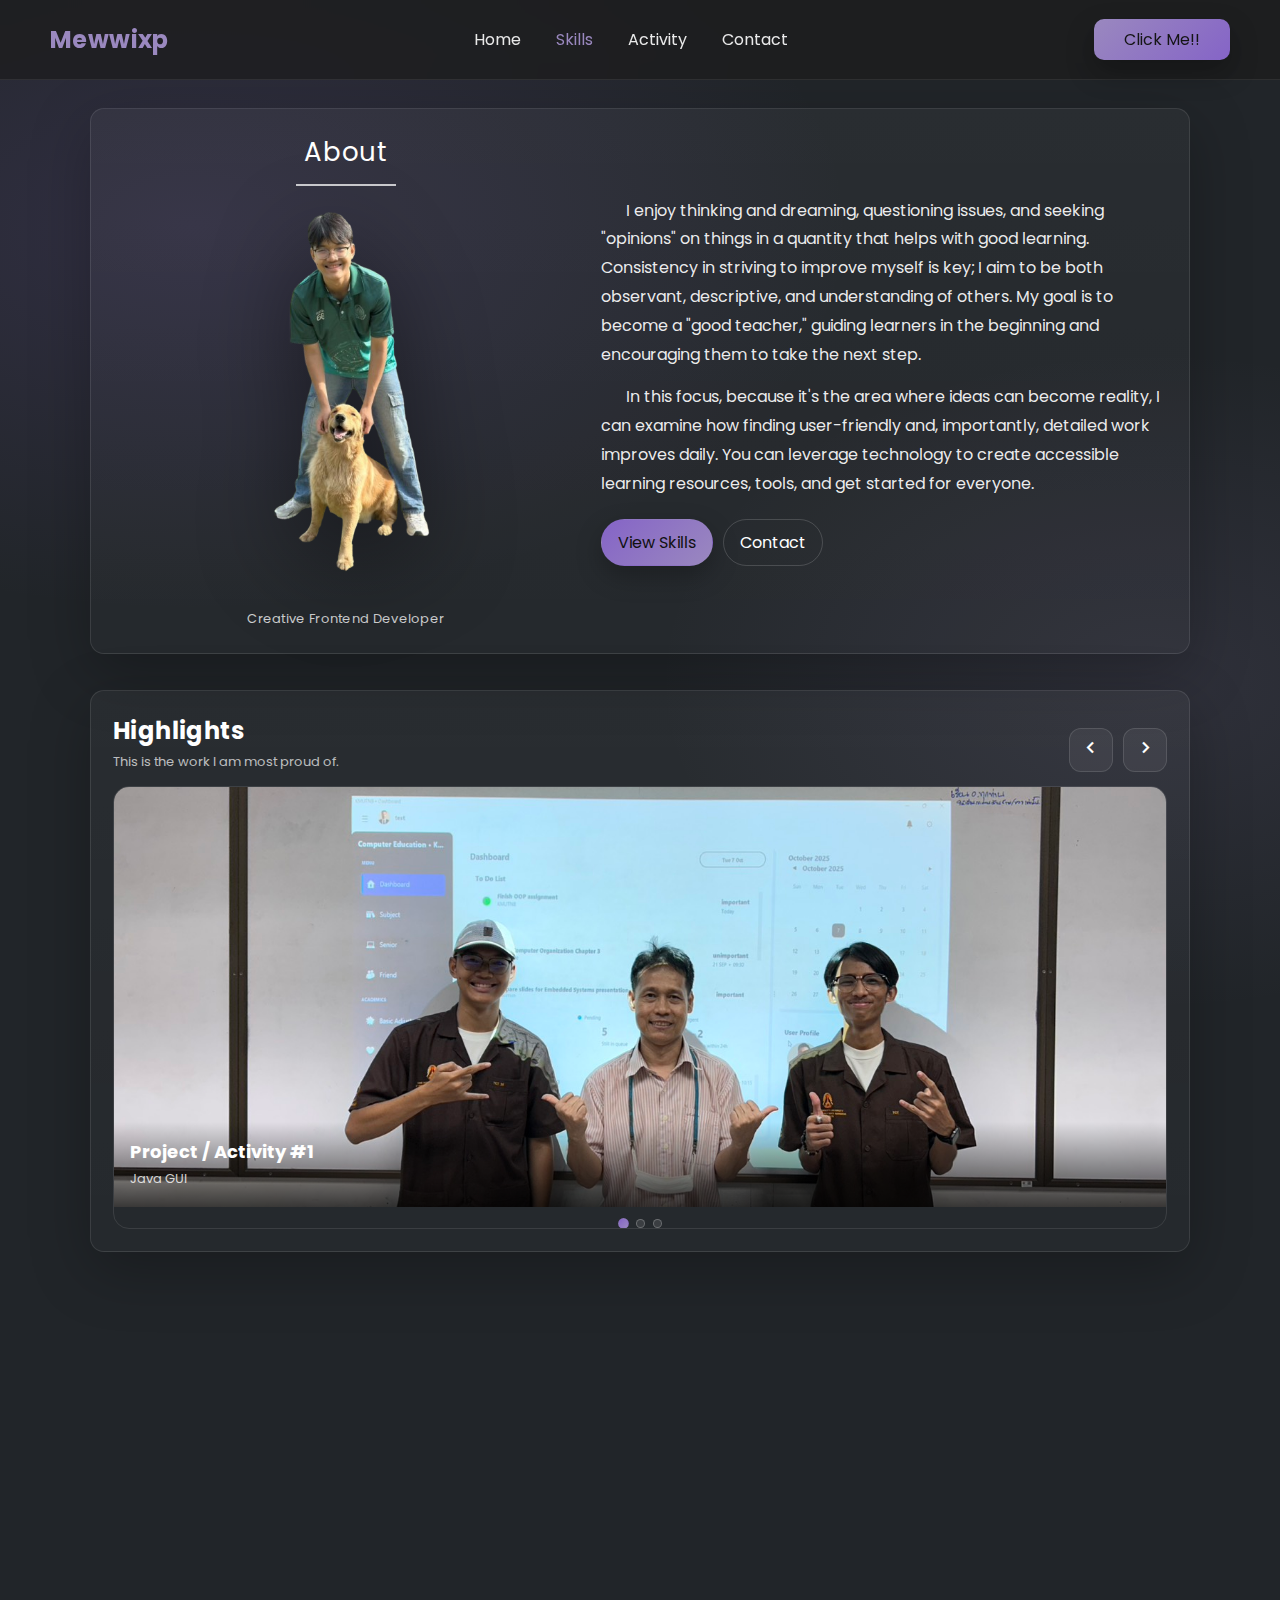
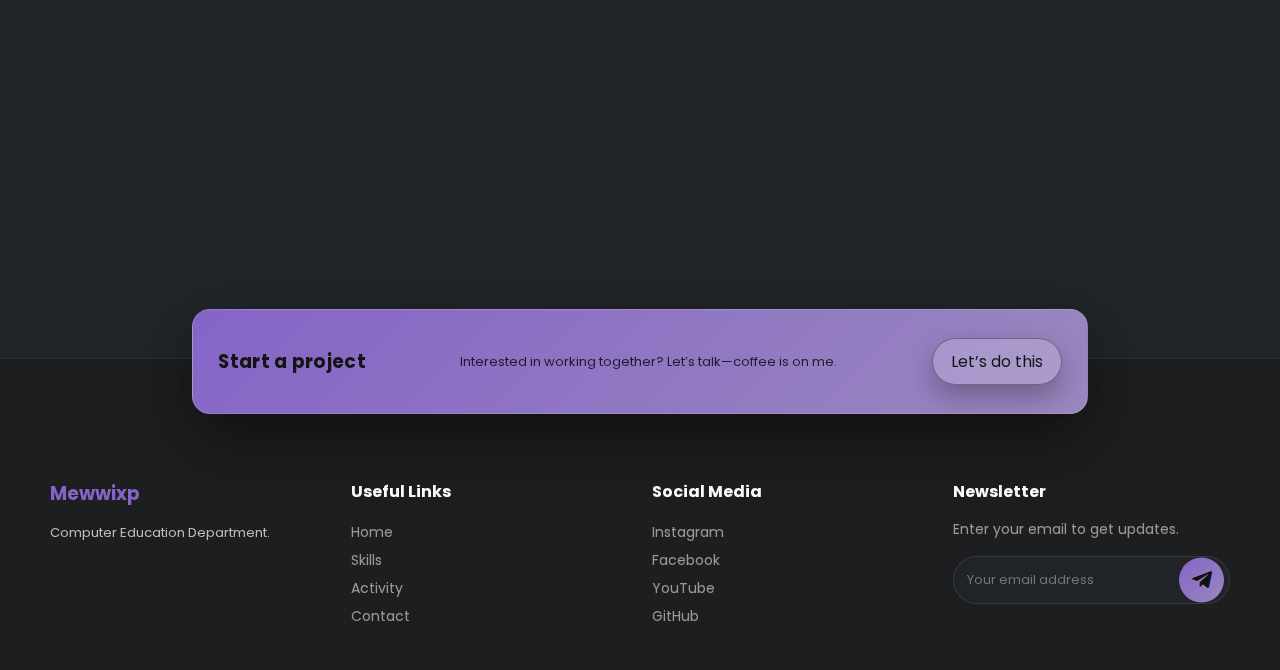
<file: skill.html>
<!-- Name : Pongsakorn Srisakat
      ID : 6802041510066
 -->


<!DOCTYPE html>
<html lang="en">
  <head>
    <meta charset="UTF-8" />
    <meta name="viewport" content="width=device-width, initial-scale=1.0" />
    <link rel="stylesheet" href="skill.css" />
    <link
      href="https://unpkg.com/boxicons@2.1.4/css/boxicons.min.css"
      rel="stylesheet"
    />
    <link rel="icon" href="assets/logoxp.ico" sizes="any" />
    <title>My Skill | Mewwixp</title>
  </head>

  <body>
    <!-- NAVBAR -->
    <div class="navbar">
      <h2 class="brand">Mewwixp</h2>
      <ul>
        <li><a href="index.html">Home</a></li>
        <li><a class="active" href="skill.html">Skills</a></li>
        <li><a href="activity.html">Activity</a></li>
        <li><a href="contact.html">Contact</a></li>
      </ul>
      <button class="click-me js-open-modal" type="button">Click Me!!</button>
    </div>

    <!-- MAIN -->
    <div class="main section js-reveal">
      <div class="about">
        <p class="topic">About</p>
        <div class="line"></div>
        <img src="assets/person2.png" alt="Profile" />
        <p class="tagline">Creative Frontend Developer</p>
      </div>

      <div class="paragraph">
        <p class="p">
          I enjoy thinking and dreaming, questioning issues, and seeking
          "opinions" on things in a quantity that helps with good learning.
          Consistency in striving to improve myself is key; I aim to be both
          observant, descriptive, and understanding of others. My goal is to
          become a "good teacher," guiding learners in the beginning and
          encouraging them to take the next step.
        </p>
        <p class="p2">
          In this focus, because it's the area where ideas can become reality, I
          can examine how finding user-friendly and, importantly, detailed work
          improves daily. You can leverage technology to create accessible
          learning resources, tools, and get started for everyone.
        </p>

        <div class="about-cta">
          <a class="pill" href="#skills">View Skills</a>
          <a class="pill ghost" href="contact.html">Contact</a>
        </div>
      </div>
    </div>

    <!-- SLIDER -->
    <section
      class="slider-wrap section js-reveal"
      aria-label="Highlights Slider"
    >
      <div class="slider-head">
        <div>
          <h2 class="slider-title">Highlights</h2>
          <p class="slider-subtitle">
            This is the work I am most proud of.
          </p>
        </div>

        <div class="slider-actions">
          <button
            class="icon-btn js-prev"
            type="button"
            aria-label="Previous slide"
          >
            <i class="bx bx-chevron-left"></i>
          </button>
          <button
            class="icon-btn js-next"
            type="button"
            aria-label="Next slide"
          >
            <i class="bx bx-chevron-right"></i>
          </button>
        </div>
      </div>

      <div class="slider" role="region" aria-roledescription="carousel">
        <div class="slides js-slides">
          <article class="slide is-active">
            <img src="assets/slide-1.jpg" alt="Slide 1" loading="lazy" />
            <div class="slide-overlay">
              <h3>Project / Activity #1</h3>
              <p>Java GUI</p>
            </div>
          </article>

          <article class="slide">
            <img src="assets/slide-2.jpg" alt="Slide 2" loading="lazy" />
            <div class="slide-overlay">
              <h3>Project / Activity #2</h3>
              <p>Science project</p>
            </div>
          </article>

          <article class="slide">
            <img src="assets/slide-3.JPG" alt="Slide 3" loading="lazy" />
            <div class="slide-overlay">
              <h3>Project / Activity #3</h3>
              <p>Central Region Skills Competition</p>
            </div>
          </article>
        </div>

        <div class="dots js-dots" aria-label="Slide indicators"></div>
      </div>
    </section>

    <!-- SKILL TITLE -->
    <div class="skill section js-reveal" id="skills">
      <h1>Skill</h1>
      <div class="line"></div>
      <p class="skill-hint">Hover / move mouse on cards for 3D tilt.</p>
    </div>

    <div class="guarantee section js-reveal">
      <div class="item js-tilt" data-level="Advanced">
        <div class="icon"><i class="bx bxl-html5"></i></div>
        <div class="info">
          <h3>HTML</h3>
          <p>Advanced</p>
        </div>
        <i class="bx bx-chevron-right"></i>
      </div>

      <div class="item js-tilt" data-level="Advanced">
        <div class="icon"><i class="bx bxl-css3"></i></div>
        <div class="info">
          <h3>CSS</h3>
          <p>Advanced</p>
        </div>
        <i class="bx bx-chevron-right"></i>
      </div>

      <div class="item js-tilt" data-level="Intermediate">
        <div class="icon"><i class="bx bxl-typescript"></i></div>
        <div class="info">
          <h3>TYPESCRIPT</h3>
          <p>Intermediate</p>
        </div>
        <i class="bx bx-chevron-right"></i>
      </div>
    </div>

    <div class="guarantee section js-reveal">
      <div class="item js-tilt" data-level="Intermediate">
        <div class="icon"><i class="bx bxl-git"></i></div>
        <div class="info">
          <h3>GIT</h3>
          <p>Intermediate</p>
        </div>
        <i class="bx bx-chevron-right"></i>
      </div>

      <div class="item js-tilt" data-level="Intermediate">
        <div class="icon"><i class="bx bxl-bootstrap"></i></div>
        <div class="info">
          <h3>BOOTSTRAP</h3>
          <p>Intermediate</p>
        </div>
        <i class="bx bx-chevron-right"></i>
      </div>

      <div class="item js-tilt" data-level="Beginner">
        <div class="icon"><i class="bx bxl-php"></i></div>
        <div class="info">
          <h3>PHP</h3>
          <p>Beginner</p>
        </div>
        <i class="bx bx-chevron-right"></i>
      </div>
    </div>

    <div class="guarantee section js-reveal">
      <div class="item js-tilt" data-level="Intermediate">
        <div class="icon"><i class="bx bxl-c-plus-plus"></i></div>
        <div class="info">
          <h3>C++</h3>
          <p>Intermediate</p>
        </div>
        <i class="bx bx-chevron-right"></i>
      </div>

      <div class="item js-tilt" data-level="Intermediate">
        <div class="icon"><i class="bx bxl-tailwind-css"></i></div>
        <div class="info">
          <h3>TAILWIND</h3>
          <p>Intermediate</p>
        </div>
        <i class="bx bx-chevron-right"></i>
      </div>

      <div class="item js-tilt" data-level="Intermediate">
        <div class="icon"><i class="bx bxl-mongodb"></i></div>
        <div class="info">
          <h3>MONGODB</h3>
          <p>Intermediate</p>
        </div>
        <i class="bx bx-chevron-right"></i>
      </div>
    </div>

    <div class="guarantee section js-reveal">
      <div class="item js-tilt" data-level="Beginner">
        <div class="icon"><i class="bx bxl-graphql"></i></div>
        <div class="info">
          <h3>GRAPHQL</h3>
          <p>Beginner</p>
        </div>
        <i class="bx bx-chevron-right"></i>
      </div>

      <div class="item js-tilt" data-level="Intermediate">
        <div class="icon"><i class="bx bxl-jquery"></i></div>
        <div class="info">
          <h3>JQUERY</h3>
          <p>Intermediate</p>
        </div>
        <i class="bx bx-chevron-right"></i>
      </div>

      <div class="item js-tilt" data-level="Beginner">
        <div class="icon"><i class="bx bxl-java"></i></div>
        <div class="info">
          <h3>JAVA</h3>
          <p>Beginner</p>
        </div>
        <i class="bx bx-chevron-right"></i>
      </div>
    </div>

    <!-- FOOTER -->
    <footer>
      <div class="start">
        <h3>Start a project</h3>
        <p>Interested in working together? Let’s talk—coffee is on me.</p>
        <button class="click-me js-open-modal js-open-quick" type="button">Let’s do this</button>
      </div>

      <div class="cols container">
        <div class="about-col">
          <h3>Mewwixp</h3>
          <p>Computer Education Department.</p>
        </div>

        <div class="links-col">
          <h4>Useful Links</h4>
          <a href="index.html">Home</a>
          <a href="skill.html">Skills</a>
          <a href="activity.html">Activity</a>
          <a href="contact.html">Contact</a>
        </div>

        <div class="links-col">
          <h4>Social Media</h4>
          <a href="https://www.instagram.com/nongmewwi._/">Instagram</a>
          <a href="https://web.facebook.com/mewwi.2025?locale=th_TH">Facebook</a>
          <a href="https://www.youtube.com/@MEWWI-15">YouTube</a>
          <a href="https://github.com/Mewwi15">GitHub</a>
        </div>

        <div class="news-col">
          <h4>Newsletter</h4>
          <p>Enter your email to get updates.</p>

          <form class="js-newsletter">
            <input type="email" placeholder="Your email address" required />
            <button type="submit" aria-label="Subscribe"><i class="bx bxl-telegram"></i></button>
          </form>
        </div>
      </div>
    </footer>

    <!-- MODAL -->
    <div class="modal" id="modal" aria-hidden="true">
      <div class="modal__overlay js-close-modal" tabindex="-1"></div>
      <div
        class="modal__box"
        role="dialog"
        aria-modal="true"
        aria-label="Quick Actions"
      >
        <button
          class="modal__close js-close-modal"
          type="button"
          aria-label="Close"
        >
          &times;
        </button>

        <h2 class="modal__title">Quick Actions</h2>
        <p class="modal__text">
          Where would you like to go next?
        </p>

        <div class="modal__actions">
          <a class="pill" href="#skills">Go to Skills</a>
          <a class="pill ghost" href="contact.html">Contact Me</a>
          <a class="pill ghost" href="index.html">Back to Home</a>
        </div>
      </div>
    </div>

    <script src="skill.js"></script>
  </body>
</html>
</file>
<file: portfolio.css>
/*
 - Name : Pongsakorn Srisakat
 - ID : 6802041510066
 */


@import url('https://fonts.googleapis.com/css2?family=Poppins:wght@300;400;500;600;700;800;900&display=swap');

:root{
  --bg:#212529;
  --text:#ffffff;
  --muted: rgba(255,255,255,0.72);
  --muted2: rgba(255,255,255,0.55);

  --accent:#8564c7;
  --accent2:#9a88bf;

  --ring: rgba(133,100,199,0.30);
  --container: 1180px;
}

*{ margin:0; padding:0; box-sizing:border-box; font-family:'Poppins', sans-serif; }
html{ scroll-behavior: auto; } /* keep clean (no forced smooth scroll) */
body{
  min-height: 100vh;
  background: var(--bg);
  color: var(--text);
  overflow-x: hidden;
  padding-top: 80px; /* navbar height */
}

/* ===== Background ===== */
.bg{ position: fixed; inset: 0; z-index: -1; overflow:hidden; }
.bg__gradient{
  position:absolute; inset:0;
  background:
    radial-gradient(900px 520px at 20% 10%, rgba(133,100,199,0.14), transparent 60%),
    radial-gradient(900px 520px at 80% 30%, rgba(154,136,191,0.10), transparent 60%),
    radial-gradient(900px 520px at 50% 85%, rgba(0,0,0,0.45), transparent 60%),
    linear-gradient(180deg, rgba(0,0,0,0.10), rgba(0,0,0,0.35));
}
.bg__grid{
  position:absolute; inset:0;
  background:
    linear-gradient(to right, rgba(255,255,255,0.05) 1px, transparent 1px),
    linear-gradient(to bottom, rgba(255,255,255,0.04) 1px, transparent 1px);
  background-size: 52px 52px;
  mask-image: radial-gradient(700px 480px at 50% 12%, black 45%, transparent 75%);
  opacity: 0.45;
}
.bg__noise{
  position:absolute; inset:0;
  background-image: url("data:image/svg+xml,%3Csvg xmlns='https://www.w3.org/2000/svg' width='160' height='160'%3E%3Cfilter id='n'%3E%3CfeTurbulence type='fractalNoise' baseFrequency='.8' numOctaves='3' stitchTiles='stitch'/%3E%3C/filter%3E%3Crect width='160' height='160' filter='url(%23n)' opacity='.25'/%3E%3C/svg%3E");
  opacity: 0.06;
  mix-blend-mode: overlay;
}

/* ===== Layout ===== */
.container{ width: min(var(--container), 100%); margin: 0 auto; }
.section{
  padding-left: clamp(16px, 4vw, 50px);
  padding-right: clamp(16px, 4vw, 50px);
  padding-top: clamp(22px, 5vh, 54px);
  padding-bottom: clamp(22px, 5vh, 54px);
}

/* ===== Navbar ===== */
.navbar{
  position: fixed;
  top: 0; left: 0; right: 0;
  z-index: 1000;
  height: 80px;
  padding: 0 clamp(16px, 4vw, 50px);
  display:flex;
  align-items:center;
  justify-content: space-between;
  gap: 14px;
  background: rgba(12,12,12,0.55);
  backdrop-filter: blur(12px);
  border-bottom: 1px solid rgba(255,255,255,0.08);
}
.brand{
  color: var(--accent2);
  font-weight: 900;
  letter-spacing: 0.5px;
}
.navbar ul{ display:flex; gap: 16px; flex-wrap: wrap; align-items:center; }
.navbar ul li{ list-style:none; }
.navbar ul a{
  text-decoration:none;
  color: rgba(255,255,255,0.88);
  font-size: 14px;
  font-weight: 700;
  transition: color 0.2s ease, transform 0.2s ease;
}
.navbar ul a:hover{ color: var(--accent2); transform: translateY(-1px); }
.navbar ul a.active{ color: var(--accent); }

/* ===== Buttons ===== */
.click-me{
  position: relative;
  overflow:hidden;
  border: none;
  cursor: pointer;
  padding: 10px 16px;
  border-radius: 999px;
  font-size: 14px;
  font-weight: 900;
  color: #121212;
  background: linear-gradient(135deg, var(--accent), var(--accent2));
  box-shadow: 0 12px 34px rgba(133,100,199,0.22);
  transition: transform 0.2s ease, filter 0.2s ease;
}
.click-me:hover{ transform: translateY(-2px); filter: brightness(1.03); }

.pill{
  position: relative;
  overflow:hidden;
  display:inline-flex;
  align-items:center;
  gap: 10px;
  padding: 10px 14px;
  border-radius: 999px;
  border: 1px solid rgba(255,255,255,0.12);
  text-decoration:none;
  cursor:pointer;
  color: #121212;
  font-weight: 900;
  background: linear-gradient(135deg, var(--accent), var(--accent2));
  transition: transform 0.2s ease, filter 0.2s ease, border-color 0.2s ease;
}
.pill:hover{ transform: translateY(-2px); filter: brightness(1.04); }
.pill.ghost{
  color: rgba(255,255,255,0.92);
  background: rgba(255,255,255,0.06);
  backdrop-filter: blur(10px);
}
.pill.ghost:hover{ border-color: var(--ring); background: rgba(133,100,199,0.12); }

.ripple{
  position:absolute;
  border-radius:50%;
  transform: scale(0);
  animation: ripple 650ms ease-out;
  background: rgba(255,255,255,0.38);
  pointer-events:none;
}
@keyframes ripple{ to{ transform: scale(2.7); opacity:0; } }

.chip{
  display:inline-flex;
  align-items:center;
  gap: 8px;
  padding: 9px 12px;
  border-radius: 999px;
  border: 1px solid rgba(255,255,255,0.10);
  background: rgba(255,255,255,0.05);
  color: rgba(255,255,255,0.86);
  font-weight: 700;
}
.chip--soft{
  background: rgba(255,255,255,0.04);
  border-color: rgba(255,255,255,0.08);
  color: rgba(255,255,255,0.82);
}

/* ===== Hero ===== */
.hero__grid{
  display:grid;
  grid-template-columns: 1.05fr 0.95fr;
  gap: clamp(18px, 3vw, 36px);
  align-items: center;
}
.kicker{
  display:inline-flex;
  gap: 10px;
  align-items:center;
  color: rgba(255,255,255,0.82);
  background: rgba(255,255,255,0.06);
  border: 1px solid rgba(255,255,255,0.10);
  padding: 8px 12px;
  border-radius: 999px;
  width: fit-content;
}
.hero__title{
  margin-top: 14px;
  font-size: clamp(32px, 3.4vw, 52px);
  line-height: 1.07;
}
.accent{ color: var(--accent2); text-decoration: underline; }
.hero__typed{
  margin-top: 10px;
  font-size: clamp(22px, 2.2vw, 34px);
  line-height: 1.15;
  min-height: 1.2em;
  background: linear-gradient(135deg, #fff, rgba(255,255,255,0.55));
  -webkit-background-clip: text;
  background-clip: text;
  color: transparent;
}
.hero__sub{
  margin-top: 14px;
  color: var(--muted);
  line-height: 1.9;
  font-size: 14px;
  max-width: 65ch;
}
.hero__ctas{ margin-top: 18px; display:flex; gap: 10px; flex-wrap: wrap; }
.hero__badges{ margin-top: 16px; display:flex; gap: 10px; flex-wrap: wrap; }

.hero__cardWrap{ display:flex; justify-content: flex-end; }
.heroCard{
  width: min(460px, 92%);
  border-radius: 24px;
  overflow:hidden;
  border: 1px solid rgba(255,255,255,0.10);
  background: rgba(0,0,0,0.22);
  box-shadow: 0 34px 110px rgba(0,0,0,0.60);
  position: relative;
}
.heroCard__top{
  display:flex;
  gap: 10px;
  align-items:center;
  padding: 14px 16px;
  background: rgba(255,255,255,0.04);
  border-bottom: 1px solid rgba(255,255,255,0.08);
}
.dot{
  width: 10px; height: 10px;
  border-radius: 50%;
  background: #35d07f;
  box-shadow: 0 0 0 6px rgba(53,208,127,0.14);
}
.heroCard__status{ color: rgba(255,255,255,0.86); font-weight: 900; font-size: 13px; }
.heroCard__sep{ color: rgba(255,255,255,0.35); }
.heroCard__role{ color: rgba(255,255,255,0.70); font-weight: 800; font-size: 13px; }
.heroCard__body{ padding: 14px 0 0; display:grid; place-items:center; }
.heroCard__body img{
  width: 100%;
  height: 340px;
  object-fit: contain;
  display:block;
  filter: drop-shadow(0 22px 44px rgba(0,0,0,0.55));
}
.heroCard__bottom{
  display:flex;
  gap: 10px;
  justify-content: space-between;
  padding: 14px 16px 18px;
  background: linear-gradient(180deg, rgba(0,0,0,0.10), rgba(0,0,0,0.45));
}
.miniStat{
  flex: 1;
  padding: 12px 12px;
  border-radius: 16px;
  background: rgba(255,255,255,0.05);
  border: 1px solid rgba(255,255,255,0.08);
  text-align:center;
}
.miniStat .num{ font-size: 24px; font-weight: 900; }
.miniStat .label{ margin-top: 2px; font-size: 12px; color: var(--muted2); font-weight: 700; }
.heroCard__shine{
  position:absolute; inset:0;
  background: radial-gradient(520px 260px at 30% 20%, rgba(133,100,199,0.14), transparent 60%);
  pointer-events:none;
}

/* ===== Section head ===== */
.sectionHead{
  display:flex;
  justify-content: space-between;
  align-items: flex-end;
  gap: 14px;
  flex-wrap: wrap;
  margin-bottom: 12px;
}
.sectionHead__sub{
  color: rgba(255,255,255,0.60);
  font-size: 13px;
  max-width: 62ch;
  line-height: 1.8;
}

/* ===== Separator ===== */
.seprator{
  margin: 0;
  padding: 10px 14px;
  display:inline-block;
  border-radius: 12px;
  color: var(--accent);
  background: rgba(255,255,255,0.08);
  font-weight: 800;
}

/* ===== Education (Upgraded) ===== */
.education{
  margin-top: 16px;
  display:grid;
  grid-template-columns: 1.2fr 0.8fr;
  gap: 18px;
  align-items: start;
}

.eduTimeline{
  position: relative;
  padding-left: 22px;
}
.eduTimeline::before{
  content:"";
  position:absolute;
  left: 9px;
  top: 8px;
  bottom: 8px;
  width: 2px;
  background: linear-gradient(180deg, rgba(133,100,199,0.55), rgba(255,255,255,0.06));
  opacity: 0.9;
}

.eduCard{
  position: relative;
  padding: 18px 18px 16px;
  border-radius: 18px;
  margin-bottom: 14px;
  background: linear-gradient(135deg, rgba(42,45,50,0.86) 0%, rgba(28,28,28,0.82) 100%);
  border: 1px solid rgba(255,255,255,0.10);
  box-shadow: 0 22px 70px rgba(0,0,0,0.35);
  transition: transform 0.2s ease, border-color 0.2s ease, background 0.2s ease;
}
.eduCard:hover{
  transform: translateY(-3px);
  border-color: rgba(133,100,199,0.32);
  background: linear-gradient(135deg, rgba(42,45,50,0.92) 0%, rgba(28,28,28,0.88) 100%);
}
.eduCard--active{
  border-color: rgba(133,100,199,0.42);
  box-shadow: 0 26px 90px rgba(0,0,0,0.45);
}

.eduCard__dot{
  position:absolute;
  left: -22px;
  top: 26px;
  width: 14px;
  height: 14px;
  border-radius: 50%;
  background: linear-gradient(135deg, var(--accent), var(--accent2));
  box-shadow: 0 0 0 6px rgba(133,100,199,0.16);
}

.eduCard__top{
  display:flex;
  gap: 12px;
  align-items: flex-start;
}
.eduLogo{
  width: 72px;
  height: 72px;
  border-radius: 16px;
  background: #fff;
  display:grid;
  place-items:center;
  padding: 8px;
  overflow:hidden;
  flex-shrink: 0;
  box-shadow: 0 10px 30px rgba(0,0,0,0.22);
}
.eduLogo img{ width:100%; height:100%; object-fit: contain; border-radius: 12px; }

.eduMeta{ flex: 1; min-width: 0; }
.eduMeta__row{
  display:flex;
  justify-content: space-between;
  gap: 10px;
  align-items: baseline;
  flex-wrap: wrap;
}
.eduMeta h3{ color:#fff; font-size: 16px; line-height: 1.25; font-weight: 900; }
.eduMeta__time{
  font-size: 12px;
  font-weight: 900;
  color: rgba(255,255,255,0.72);
  padding: 6px 10px;
  border-radius: 999px;
  border: 1px solid rgba(255,255,255,0.10);
  background: rgba(255,255,255,0.04);
}
.eduMeta__desc{
  margin-top: 6px;
  color: rgba(255,255,255,0.68);
  font-size: 13px;
  line-height: 1.85;
}

.eduCard__chips{ margin-top: 12px; display:flex; gap: 10px; flex-wrap: wrap; }

.eduCard__list{
  margin-top: 10px;
  list-style: none;
  display:grid;
  gap: 8px;
}
.eduCard__list li{
  display:flex;
  gap: 10px;
  align-items: flex-start;
  color: rgba(255,255,255,0.72);
  font-size: 13px;
  line-height: 1.7;
}
.eduCard__list i{
  color: rgba(133,100,199,0.95);
  font-size: 18px;
  margin-top: 1px;
}

/* Right panel */
.eduPanel{
  border-radius: 20px;
  border: 1px solid rgba(255,255,255,0.10);
  background: rgba(0,0,0,0.18);
  box-shadow: 0 26px 90px rgba(0,0,0,0.40);
  padding: 18px;
  position: sticky;
  top: 96px;
}
.eduPanel__head h3{
  font-size: 18px;
  font-weight: 900;
  color: #fff;
}
.eduPanel__head p{
  margin-top: 8px;
  color: rgba(255,255,255,0.68);
  font-size: 13px;
  line-height: 1.85;
}

.eduPanel__grid{
  margin-top: 14px;
  display:grid;
  grid-template-columns: 1fr 1fr;
  gap: 12px;
}
.eduStat{
  display:flex;
  gap: 12px;
  align-items: center;
  padding: 12px 12px;
  border-radius: 16px;
  background: rgba(255,255,255,0.05);
  border: 1px solid rgba(255,255,255,0.08);
}
.eduStat__icon{
  width: 44px;
  height: 44px;
  border-radius: 14px;
  display:grid;
  place-items:center;
  background: rgba(133,100,199,0.14);
  border: 1px solid rgba(133,100,199,0.18);
}
.eduStat__icon i{ font-size: 22px; color: rgba(255,255,255,0.92); }
.eduStat__num{ font-weight: 900; font-size: 16px; }
.eduStat__label{ margin-top: 2px; color: rgba(255,255,255,0.62); font-size: 12px; font-weight: 700; }

.eduPanel__cta{
  margin-top: 14px;
  display:flex;
  gap: 10px;
  flex-wrap: wrap;
}

/* ===== About ===== */
.about{
  display:grid;
  grid-template-columns: 0.9fr 1.1fr;
  gap: clamp(18px, 3vw, 40px);
  align-items: center;
}
.about__img{
  width: min(360px, 92%);
  border-radius: 22px;
  overflow:hidden;
  border: 1px solid rgba(255,255,255,0.10);
  background: rgba(0,0,0,0.18);
  box-shadow: 0 26px 90px rgba(0,0,0,0.45);
  position: relative;
}
.about__img img{
  width: 100%;
  display:block;
  padding: 14px 0 0;
  filter: drop-shadow(0 22px 44px rgba(0,0,0,0.55));
}
.about__glow{
  position:absolute; inset:0;
  background: radial-gradient(520px 240px at 50% 80%, rgba(133,100,199,0.20), transparent 60%);
  pointer-events:none;
}
.about .info h3{ color:#fff; font-size: 32px; font-weight: 900; }
.about .info p{
  margin-top: 10px;
  color: rgba(255,255,255,0.72);
  font-size: 14px;
  line-height: 1.95;
  max-width: 70ch;
}
.about__actions{ margin-top: 16px; display:flex; gap: 10px; flex-wrap: wrap; }

/* ===== About (Enhancements) ===== */
.about__chips{
  margin-top: 12px;
  display:flex;
  gap: 10px;
  flex-wrap: wrap;
}

.about__stats{
  margin-top: 14px;
  display:grid;
  grid-template-columns: repeat(3, minmax(0, 1fr));
  gap: 12px;
  max-width: 520px;
}
.aStat{
  padding: 12px 12px;
  border-radius: 16px;
  background: rgba(255,255,255,0.05);
  border: 1px solid rgba(255,255,255,0.08);
}
.aStat__num{
  font-weight: 900;
  font-size: 18px;
  line-height: 1.1;
}
.aStat__label{
  margin-top: 6px;
  color: rgba(255,255,255,0.62);
  font-size: 12px;
  font-weight: 700;
}

.about__list{
  margin-top: 14px;
  list-style: none;
  display:grid;
  gap: 8px;
  max-width: 70ch;
}
.about__list li{
  display:flex;
  gap: 10px;
  align-items: flex-start;
  color: rgba(255,255,255,0.72);
  font-size: 13px;
  line-height: 1.75;
}
.about__list i{
  color: rgba(133,100,199,0.95);
  font-size: 18px;
  margin-top: 2px;
}

.about__tag{
  position:absolute;
  left: 14px;
  bottom: 14px;
  display:inline-flex;
  align-items:center;
  gap: 8px;
  padding: 9px 12px;
  border-radius: 999px;
  background: rgba(12,12,12,0.55);
  border: 1px solid rgba(255,255,255,0.12);
  backdrop-filter: blur(10px);
  color: rgba(255,255,255,0.86);
  font-size: 12px;
  font-weight: 800;
}
.about__tag i{ color: rgba(154,136,191,0.95); font-size: 16px; }

.about__social{
  margin-top: 14px;
  display:flex;
  gap: 10px;
  flex-wrap: wrap;
}
.sbtn{
  width: 46px;
  height: 46px;
  border-radius: 14px;
  display:grid;
  place-items:center;
  text-decoration:none;
  background: rgba(255,255,255,0.06);
  border: 1px solid rgba(255,255,255,0.10);
  color: rgba(255,255,255,0.92);
  transition: transform 0.2s ease, border-color 0.2s ease, background 0.2s ease;
}
.sbtn:hover{
  transform: translateY(-2px);
  border-color: rgba(133,100,199,0.30);
  background: rgba(133,100,199,0.12);
}
.sbtn i{ font-size: 22px; }

/* ===== Mentor Card (warm teacher tone) ===== */
.mentorCard{
  margin-top: 14px;
  padding: 14px 14px;
  border-radius: 18px;
  border: 1px solid rgba(255,255,255,0.10);
  background:
    radial-gradient(520px 240px at 15% 20%, rgba(133,100,199,0.18), transparent 60%),
    rgba(255,255,255,0.04);
  box-shadow: 0 22px 70px rgba(0,0,0,0.28);
  display:flex;
  gap: 12px;
  align-items: flex-start;
}
.mentorCard__icon{
  width: 48px;
  height: 48px;
  border-radius: 16px;
  display:grid;
  place-items:center;
  background: rgba(133,100,199,0.14);
  border: 1px solid rgba(133,100,199,0.18);
  flex-shrink: 0;
}
.mentorCard__icon i{
  font-size: 24px;
  color: rgba(255,255,255,0.92);
}
.mentorCard__title{
  font-weight: 900;
  color: rgba(255,255,255,0.92);
  font-size: 13px;
  letter-spacing: 0.2px;
  text-transform: uppercase;
}
.mentorCard__text{
  margin-top: 6px;
  color: rgba(255,255,255,0.74);
  font-size: 13px;
  line-height: 1.85;
}

/* ===== Skills ===== */
.skills{
  display:grid;
  grid-template-columns: 1.1fr 0.9fr;
  gap: 18px;
  align-items: start;
}
.skills .left .info h3{
  color:#fff;
  font-size: 28px;
  font-weight: 900;
  margin-bottom: 12px;
}
.skills .left .info p{ color: rgba(255,255,255,0.72); font-size: 14px; line-height: 1.95; }
.skills__actions{ margin-top: 14px; display:flex; gap: 10px; flex-wrap: wrap; }
.skills .right{
  display:flex;
  flex-wrap: wrap;
  gap: 12px;
  justify-content: flex-end;
}
.skills .right .item{
  width: 56px;
  height: 56px;
  border-radius: 14px;
  display:grid;
  place-items:center;
  background: rgba(255,255,255,0.06);
  border: 1px solid rgba(255,255,255,0.10);
  transition: transform 0.2s ease, border-color 0.2s ease, background 0.2s ease;
}
.skills .right .item i{ font-size: 34px; color: rgba(255,255,255,0.92); }
.skills .right .item:hover{
  transform: translateY(-3px);
  border-color: rgba(133,100,199,0.30);
  background: rgba(133,100,199,0.12);
}

/* ===== Footer ===== */
footer{
  position: relative;
  background: rgba(18,18,18,0.62);
  border-top: 1px solid rgba(255,255,255,0.08);
  backdrop-filter: blur(12px);
  padding: 120px clamp(16px, 4vw, 50px) 40px;
  margin-top: 80px;
}
footer .start{
  position:absolute;
  left: 50%;
  transform: translateX(-50%);
  top: -16%;
  width: min(920px, 92%);
  display:flex;
  align-items:center;
  justify-content: space-between;
  gap: 14px;
  flex-wrap: wrap;
  text-align: center;
  padding: 26px 22px;
  border-radius: 18px;
  background: linear-gradient(135deg, var(--accent), var(--accent2));
  border: 1px solid rgba(255,255,255,0.14);
  box-shadow: 0 24px 70px rgba(0,0,0,0.45);
}
footer .start h3{ color: #141414; font-weight: 900; }
footer .start p{ color: rgba(0,0,0,0.78); font-size: 13px; width: min(520px, 100%); margin: 0 auto; }

footer .cols{ display:flex; gap: 24px; flex-wrap: wrap; align-items: start; }
footer .cols .about-col{ flex:3; min-width: 220px; }
footer .cols .about-col h3{ color: var(--accent); margin-bottom: 14px; font-weight: 900; }
footer .cols .about-col p{ color: rgba(255,255,255,0.70); font-size: 13px; }
footer .cols .links-col{ flex:3; min-width: 180px; }
footer .cols .links-col h4, footer .cols .news-col h4{ color:#fff; margin-bottom: 14px; font-weight: 900; }
footer .cols .links-col a{
  display:block;
  text-decoration:none;
  color: rgba(255,255,255,0.55);
  font-size: 14px;
  line-height: 28px;
  transition: color 0.2s ease, transform 0.2s ease;
}
footer .cols .links-col a:hover{ color: var(--accent2); transform: translateX(2px); }

footer .cols .news-col{ flex:3; min-width: 240px; }
footer .cols .news-col p{ color: rgba(255,255,255,0.55); font-size: 14px; line-height: 1.7; }
footer .cols .news-col form{ width: 100%; margin-top: 14px; position: relative; }
footer .cols .news-col form input{
  width: 100%;
  background: rgba(33,37,41,0.85);
  border: 1px solid rgba(255,255,255,0.10);
  padding: 13px 55px 13px 13px;
  border-radius: 999px;
  font-size: 13px;
  color: #fff;
  outline: none;
}
footer .cols .news-col form input:focus{
  border-color: var(--ring);
  box-shadow: 0 0 0 6px rgba(133,100,199,0.16);
}
footer .cols .news-col form button{
  width: 45px;
  height: 45px;
  border-radius: 50%;
  border: none;
  cursor:pointer;
  display:grid;
  place-items:center;
  position:absolute;
  top: 50%;
  transform: translateY(-50%);
  right: 6px;
  background: linear-gradient(135deg, var(--accent), var(--accent2));
}
footer .cols .news-col form button i{ font-size: 24px; color: #111; }

/* ===== Modals ===== */
.modal{ position: fixed; inset: 0; display:none; z-index: 9999; }
.modal.is-open{ display:block; }
.modal__overlay{ position:absolute; inset:0; background: rgba(0,0,0,0.72); backdrop-filter: blur(8px); }
.modal__box{
  position: relative;
  width: min(860px, 92%);
  margin: 10vh auto 0;
  border-radius: 22px;
  border: 1px solid rgba(255,255,255,0.12);
  background: linear-gradient(180deg, rgba(28,28,28,0.92), rgba(12,12,12,0.92));
  box-shadow: 0 34px 110px rgba(0,0,0,0.62);
  padding: 18px;
}
.modal__close{
  position:absolute;
  top: 10px;
  right: 12px;
  width: 46px; height: 46px;
  border-radius: 14px;
  border: 1px solid rgba(255,255,255,0.12);
  background: rgba(255,255,255,0.06);
  color:#fff;
  cursor:pointer;
  font-size: 28px;
  line-height: 1;
}
.modal__title{ font-size: 22px; font-weight: 900; margin-top: 8px; }
.modal__desc{ margin-top: 10px; color: rgba(255,255,255,0.72); line-height: 1.8; font-size: 14px; }
.modal__actions{ display:flex; gap: 10px; flex-wrap: wrap; margin-top: 16px; }

/* ===== Toast ===== */
.toast{
  position: fixed;
  left: 50%;
  bottom: 22px;
  transform: translateX(-50%) translateY(20px);
  background: rgba(18,18,18,0.78);
  border: 1px solid rgba(255,255,255,0.12);
  backdrop-filter: blur(12px);
  color: rgba(255,255,255,0.92);
  padding: 12px 14px;
  border-radius: 999px;
  display:flex;
  gap: 10px;
  align-items:center;
  box-shadow: 0 24px 80px rgba(0,0,0,0.55);
  opacity: 0;
  pointer-events: none;
  transition: opacity 220ms ease, transform 220ms ease;
}
.toast.is-show{ opacity: 1; transform: translateX(-50%) translateY(0); }
.toast i{ font-size: 20px; color: rgba(133,100,199,0.95); }
.toast__text{ font-weight: 800; font-size: 13px; }

/* ===== Responsive ===== */
@media (max-width: 1100px){
  .hero__grid{ grid-template-columns: 1fr; }
  .hero__cardWrap{ justify-content: center; }

  .education{ grid-template-columns: 1fr; }
  .eduPanel{ position: relative; top: 0; }

  .about{ grid-template-columns: 1fr; }
  .skills{ grid-template-columns: 1fr; }
  .skills .right{ justify-content: flex-start; }
}

@media (max-width: 780px){
  .navbar ul{ display:none; }
  footer .start p{ display:none; }
  .eduPanel__grid{ grid-template-columns: 1fr; }
}

@media (max-width: 520px){
  .about__stats{ grid-template-columns: 1fr; }
}

@media (prefers-reduced-motion: reduce){
  *{ animation: none !important; transition: none !important; }
}
</file>
<file: activity.css>
/*
 - Name : Pongsakorn Srisakat
 - ID : 6802041510066
 */

@import url('https://fonts.googleapis.com/css2?family=Poppins:wght@300;400;500;600;700&display=swap');

:root{
  --bg:#212529;
  --panel: rgba(28,28,28,0.72);
  --card: rgba(41,43,46,0.85);
  --text:#ffffff;
  --muted: rgba(255,255,255,0.72);
  --muted2: rgba(255,255,255,0.55);

  --accent:#8564c7;
  --accent2:#9a88bf;
  --ring: rgba(133,100,199,0.35);

  --shadow: rgba(0,0,0,0.45);
  --radius: 18px;
}

*{ margin:0; padding:0; box-sizing:border-box; font-family:'Poppins', sans-serif; }

html{ scroll-behavior:smooth; }

body{
  min-height:100vh;
  background:
    radial-gradient(1000px 600px at 10% -10%, rgba(133,100,199,0.25), transparent 55%),
    radial-gradient(900px 540px at 95% 0%, rgba(154,136,191,0.18), transparent 60%),
    radial-gradient(700px 500px at 60% 110%, rgba(251,140,0,0.10), transparent 60%),
    #212529;
  color: var(--text);
  overflow-x:hidden;
}

.section{
  padding: 18px 50px;
}

/* ===== NAVBAR ===== */
.navbar{
  position: sticky;
  top: 0;
  z-index: 50;
  display:flex;
  align-items:center;
  justify-content:space-between;
  height: 80px;
  padding: 0 50px;
  background: rgba(18,18,18,0.55);
  backdrop-filter: blur(12px);
  border-bottom: 1px solid rgba(255,255,255,0.08);
}

.brand{
  color: var(--accent2);
  font-weight: 700;
  letter-spacing: 0.4px;
}

.navbar ul{ display:flex; gap: 18px; }
.navbar ul li{ list-style:none; }

.navbar ul li a{
  text-decoration:none;
  color: rgba(255,255,255,0.88);
  font-size: 16px;
  transition: color 0.25s ease, transform 0.25s ease;
}

.navbar ul li a:hover{
  color: var(--accent2);
  transform: translateY(-1px);
}

.navbar ul li a.active{
  color: var(--accent);
}

.click-me{
  position: relative;
  overflow: hidden;
  background: linear-gradient(135deg, var(--accent), var(--accent2));
  padding: 8px 18px;
  border: none;
  font-size: 15px;
  cursor: pointer;
  border-radius: 999px;
  color: #111;
  font-weight: 600;
  transition: transform 0.2s ease, filter 0.2s ease;
}
.click-me:hover{ transform: translateY(-2px); filter: brightness(1.03); }

/* ripple */
.ripple{
  position:absolute;
  border-radius:50%;
  transform: scale(0);
  animation: ripple 650ms ease-out;
  background: rgba(255,255,255,0.38);
  pointer-events:none;
}
@keyframes ripple{
  to{ transform: scale(2.6); opacity:0; }
}

/* ===== HERO ===== */
.hero{
  display:grid;
  grid-template-columns: 1.2fr 0.8fr;
  gap: 26px;
  align-items: center;
  margin-top: 14px;
  padding-top: 26px;
  padding-bottom: 26px;
}

.hero__kicker{
  display:inline-flex;
  gap: 8px;
  align-items:center;
  color: rgba(255,255,255,0.85);
  background: rgba(255,255,255,0.06);
  border: 1px solid rgba(255,255,255,0.10);
  padding: 8px 12px;
  border-radius: 999px;
  width: fit-content;
}

.hero__title{
  margin-top: 12px;
  font-size: clamp(34px, 4vw, 54px);
  line-height: 1.05;
  letter-spacing: 0.2px;
  background: linear-gradient(135deg, #fff, rgba(255,255,255,0.62));
  -webkit-background-clip: text;
  background-clip: text;
  color: transparent;
}

.hero__desc{
  margin-top: 12px;
  color: var(--muted);
  line-height: 1.8;
  max-width: 62ch;
  font-size: 14px;
}

.hero__cta{
  margin-top: 18px;
  display:flex;
  gap: 10px;
  flex-wrap: wrap;
}

.pill{
  display:inline-flex;
  align-items:center;
  gap: 10px;
  padding: 10px 14px;
  border-radius: 999px;
  border: 1px solid rgba(255,255,255,0.12);
  text-decoration:none;
  cursor:pointer;
  color: #111;
  font-weight: 700;
  background: linear-gradient(135deg, var(--accent), var(--accent2));
  transition: transform 0.2s ease, filter 0.2s ease;
}
.pill:hover{ transform: translateY(-2px); filter: brightness(1.04); }
.pill.ghost{
  color: rgba(255,255,255,0.92);
  background: rgba(255,255,255,0.06);
  backdrop-filter: blur(10px);
}
.pill.ghost:hover{
  border-color: var(--ring);
  background: rgba(133,100,199,0.12);
}

.hero__stats{
  margin-top: 18px;
  display:flex;
  gap: 12px;
  flex-wrap: wrap;
}

.stat{
  min-width: 160px;
  padding: 14px 14px;
  border-radius: var(--radius);
  background: rgba(255,255,255,0.05);
  border: 1px solid rgba(255,255,255,0.10);
  box-shadow: 0 18px 50px var(--shadow);
}

.stat__num{
  font-size: 26px;
  font-weight: 800;
  letter-spacing: 0.3px;
  color: #fff;
}

.stat__label{
  margin-top: 2px;
  color: var(--muted2);
  font-size: 13px;
}

.hero__card{
  position: relative;
  border-radius: 22px;
  overflow:hidden;
  border: 1px solid rgba(255,255,255,0.10);
  box-shadow: 0 28px 80px rgba(0,0,0,0.55);
  background: rgba(0,0,0,0.2);
}

.hero__card img{
  width:100%;
  height: 420px;
  object-fit: cover;
  display:block;
  filter: saturate(1.05) contrast(1.05);
  transform: scale(1.02);
}

.hero__badge{
  position:absolute;
  top: 14px;
  left: 14px;
  z-index: 2;
  padding: 8px 12px;
  border-radius: 999px;
  background: rgba(0,0,0,0.45);
  border: 1px solid rgba(255,255,255,0.16);
  color: rgba(255,255,255,0.92);
  font-weight: 700;
  backdrop-filter: blur(10px);
}

.hero__cardOverlay{
  position:absolute;
  inset:0;
  display:flex;
  flex-direction: column;
  justify-content: flex-end;
  gap: 10px;
  padding: 18px;
  background: linear-gradient(180deg, transparent 40%, rgba(0,0,0,0.82) 100%);
}
.hero__cardOverlay h3{ font-size: 18px; }
.hero__cardOverlay p{ color: rgba(255,255,255,0.72); font-size: 13px; line-height: 1.7; }

/* ===== TOOLBAR / FILTERS ===== */
.toolbar{
  display:flex;
  align-items:flex-end;
  justify-content:space-between;
  gap: 14px;
  flex-wrap: wrap;
  margin-top: 10px;
}

.toolbar__title{ font-size: 20px; }
.toolbar__sub{ color: var(--muted2); font-size: 13px; margin-top: 4px; }

.filters{
  display:flex;
  gap: 8px;
  flex-wrap: wrap;
  justify-content: flex-end;
}

.chip{
  cursor:pointer;
  padding: 9px 12px;
  border-radius: 999px;
  border: 1px solid rgba(255,255,255,0.10);
  background: rgba(255,255,255,0.05);
  color: rgba(255,255,255,0.86);
  transition: transform 0.2s ease, background 0.2s ease, border-color 0.2s ease;
}
.chip:hover{
  transform: translateY(-2px);
  border-color: var(--ring);
}
.chip.is-active{
  background: rgba(133,100,199,0.18);
  border-color: rgba(133,100,199,0.38);
  color: #fff;
}

.toolbar__actions{ display:flex; gap: 8px; }
.icon-btn{
  width: 44px;
  height: 44px;
  border-radius: 14px;
  border: 1px solid rgba(255,255,255,0.12);
  background: rgba(255,255,255,0.06);
  color: rgba(255,255,255,0.92);
  cursor:pointer;
  display:flex;
  align-items:center;
  justify-content:center;
  transition: transform 0.2s ease, background 0.2s ease, border-color 0.2s ease;
}
.icon-btn:hover{
  transform: translateY(-2px);
  border-color: var(--ring);
  background: rgba(133,100,199,0.12);
}
.icon-btn.ghost{
  background: rgba(0,0,0,0.35);
  border-color: rgba(255,255,255,0.18);
}

/* ===== GRID ===== */
.container{
  display:flex;
  flex-wrap: wrap;
  justify-content: space-evenly;
  width: 100%;
  padding-top: 10px;
  padding-bottom: 30px;
}

.content{
  position: relative;
  display:flex;
  flex-direction: column;
  align-items: center;
  width: 360px;
  height: 480px;
  border-radius: 22px;
  margin: 18px;
  background: var(--card);
  border: 1px solid rgba(255,255,255,0.10);
  box-shadow: 0 24px 70px rgba(0,0,0,0.35);
  overflow:hidden;
  transform-style: preserve-3d;
  transition: transform 0.22s ease, box-shadow 0.22s ease, border-color 0.22s ease, filter 0.22s ease;
}

.density-compact .content{
  width: 320px;
  height: 445px;
}

.content:hover{
  box-shadow: 0 34px 90px rgba(0,0,0,0.50);
  border-color: rgba(133,100,199,0.35);
  filter: saturate(1.03);
}

.media{
  position: relative;
  width: 100%;
  height: 280px;
  overflow: hidden;
}

.media img{
  width: 100%;
  height: 100%;
  object-fit: cover;
  display:block;
  transform: scale(1.02);
  transition: transform 0.45s ease;
}

.content:hover .media img{
  transform: scale(1.08);
}

.media__overlay{
  position:absolute;
  inset: 0;
  display:flex;
  align-items:center;
  justify-content:center;
  opacity: 0;
  transition: opacity 0.25s ease;
  background: radial-gradient(500px 260px at 50% 60%, rgba(133,100,199,0.25), rgba(0,0,0,0.65));
}
.content:hover .media__overlay{ opacity: 1; }

.overlay__top{
  position:absolute;
  top: 14px;
  left: 14px;
  right: 14px;
  display:flex;
  justify-content: space-between;
  gap: 10px;
}

.badge{
  padding: 8px 12px;
  border-radius: 999px;
  background: rgba(0,0,0,0.45);
  border: 1px solid rgba(255,255,255,0.16);
  backdrop-filter: blur(10px);
  color: rgba(255,255,255,0.92);
  font-size: 12px;
  font-weight: 700;
}
.badge.ghost{
  background: rgba(255,255,255,0.06);
}

.item{
  width: 100%;
  padding: 14px 16px 10px;
}

.item .detail{
  display:flex;
  flex-direction: column;
  gap: 8px;
}

.detail h1{
  color: var(--accent2);
  font-size: 18px;
  letter-spacing: 0.2px;
}

.detail p{
  color: rgba(255,255,255,0.70);
  font-size: 13px;
  line-height: 1.7;
  min-height: 44px;
}

.tags{
  display:flex;
  gap: 8px;
  flex-wrap: wrap;
  margin-top: 2px;
}
.tag{
  font-size: 12px;
  padding: 6px 10px;
  border-radius: 999px;
  border: 1px solid rgba(255,255,255,0.10);
  background: rgba(255,255,255,0.05);
  color: rgba(255,255,255,0.78);
}

.btn{
  position: relative;
  overflow:hidden;
  width: 160px;
  height: 42px;
  margin: 10px 0 16px;
  border-radius: 999px;
  border: 1px solid rgba(255,255,255,0.12);
  font-size: 14px;
  font-weight: 700;
  cursor: pointer;
  background: rgba(255,255,255,0.06);
  color: rgba(255,255,255,0.90);
  transition: transform 0.2s ease, background 0.2s ease, border-color 0.2s ease;
}
.btn:hover{
  transform: translateY(-2px);
  border-color: var(--ring);
  background: rgba(133,100,199,0.12);
}

/* ===== MODAL ===== */
.modal{
  position: fixed;
  inset: 0;
  display:none;
  z-index: 9999;
}
.modal.is-open{ display:block; }

.modal__overlay{
  position:absolute;
  inset: 0;
  background: rgba(0,0,0,0.72);
  backdrop-filter: blur(8px);
}

.modal__box{
  position: relative;
  width: min(980px, 92%);
  margin: 8vh auto 0;
  border-radius: 22px;
  border: 1px solid rgba(255,255,255,0.12);
  background: linear-gradient(180deg, rgba(28,28,28,0.92), rgba(18,18,18,0.92));
  box-shadow: 0 34px 110px rgba(0,0,0,0.62);
  padding: 18px;
  transform: translateY(10px) scale(0.98);
  opacity: 0;
  transition: transform 220ms ease, opacity 220ms ease;
}
.modal.is-open .modal__box{
  transform: translateY(0) scale(1);
  opacity: 1;
}

.modal__close{
  position:absolute;
  top: 10px;
  right: 12px;
  width: 46px;
  height: 46px;
  border-radius: 14px;
  border: 1px solid rgba(255,255,255,0.12);
  background: rgba(255,255,255,0.06);
  color:#fff;
  cursor:pointer;
  font-size: 28px;
  line-height: 1;
  transition: transform 0.2s ease, border-color 0.2s ease, background 0.2s ease;
}
.modal__close:hover{
  transform: translateY(-2px) rotate(4deg);
  border-color: var(--ring);
  background: rgba(133,100,199,0.14);
}

.modal__grid{
  display:grid;
  grid-template-columns: 1.2fr 0.8fr;
  gap: 16px;
  align-items: start;
}

.modal__media{
  border-radius: 18px;
  overflow:hidden;
  border: 1px solid rgba(255,255,255,0.10);
}
.modal__media img{
  width: 100%;
  height: 420px;
  object-fit: cover;
  display:block;
}

.modal__title{
  font-size: 22px;
  letter-spacing: 0.2px;
  margin-top: 6px;
}
.modal__desc{
  margin-top: 10px;
  color: rgba(255,255,255,0.72);
  line-height: 1.8;
  font-size: 14px;
}

.modal__tags{
  display:flex;
  flex-wrap: wrap;
  gap: 8px;
  margin-top: 12px;
}

.modal__actions{
  display:flex;
  gap: 10px;
  flex-wrap: wrap;
  margin-top: 16px;
}

/* ===== FOOTER ===== */
footer{
  position: relative;
  background: rgba(28,28,28,0.72);
  backdrop-filter: blur(10px);
  border-top: 1px solid rgba(255,255,255,0.08);
  padding: 120px 50px 40px;
  margin-top: 80px;
}

footer .start{
  display:flex;
  align-items:center;
  justify-content: space-around;
  position:absolute;
  background: linear-gradient(135deg, var(--accent), var(--accent2));
  padding: 28px 22px;
  border-radius: 18px;
  width: min(900px, 70%);
  top: -16%;
  left: 50%;
  transform: translateX(-50%);
  gap: 16px;
  flex-wrap: wrap;
  text-align:center;
  box-shadow: 0 24px 70px rgba(0,0,0,0.45);
  border: 1px solid rgba(255,255,255,0.14);
}
footer .start h3{ color: #141414; }
footer .start p{ color: rgba(0,0,0,0.78); font-size: 13px; width: min(520px, 100%); }

footer .cols{
  display:flex;
  align-items: start;
  gap: 24px;
  flex-wrap: wrap;
}

footer .cols .about-col{ flex:3; min-width: 220px; }
footer .cols .about-col h3{ color: var(--accent); margin-bottom: 14px; }
footer .cols .about-col p{ color: rgba(255,255,255,0.70); font-size: 13px; }

footer .cols .links-col{ flex:3; min-width: 180px; }
footer .cols .links-col h4,
footer .cols .news-col h4{ color:#fff; margin-bottom: 14px; }

footer .cols .links-col a{
  display:block;
  text-decoration:none;
  color: rgba(255,255,255,0.55);
  font-size: 14px;
  line-height: 28px;
  transition: color 0.2s ease, transform 0.2s ease;
}
footer .cols .links-col a:hover{
  color: var(--accent2);
  transform: translateX(2px);
}

footer .cols .news-col{ flex:3; min-width: 240px; }
footer .cols .news-col p{ color: rgba(255,255,255,0.55); font-size: 14px; line-height: 1.7; }

footer .cols .news-col form{
  width: 100%;
  margin-top: 14px;
  position: relative;
}

footer .cols .news-col form input{
  width: 100%;
  background: rgba(33,37,41,0.85);
  border: 1px solid rgba(255,255,255,0.10);
  padding: 13px 55px 13px 13px;
  border-radius: 999px;
  font-size: 13px;
  color: #fff;
  outline: none;
}
footer .cols .news-col form input:focus{
  border-color: var(--ring);
  box-shadow: 0 0 0 6px rgba(133,100,199,0.16);
}

footer .cols .news-col form button{
  display:flex;
  align-items:center;
  justify-content:center;
  width: 45px;
  height: 45px;
  background: linear-gradient(135deg, var(--accent), var(--accent2));
  border: none;
  border-radius: 50%;
  position:absolute;
  top: 50%;
  transform: translateY(-50%);
  right: 6px;
  cursor:pointer;
}
footer .cols .news-col form button i{
  font-size: 24px;
  color: #111;
}

/* ===== REVEAL ===== */
.js-reveal{
  opacity: 0;
  transform: translateY(18px);
  transition: opacity 650ms ease, transform 650ms ease;
}
.js-reveal.is-visible{
  opacity: 1;
  transform: translateY(0);
}

/* ===== RESPONSIVE ===== */
@media (max-width: 1024px){
  .section{ padding: 18px 24px; }
  .navbar{ padding: 0 24px; }
  .hero{ grid-template-columns: 1fr; }
  .hero__card img{ height: 360px; }
  footer{ padding: 140px 24px 40px; }
}

@media (max-width: 720px){
  .navbar{
    padding: 14px 16px;
    height: auto;
    flex-wrap: wrap;
    justify-content: center;
    gap: 10px;
  }
  .navbar ul{ justify-content:center; flex-wrap: wrap; }
  .click-me{ width: 100%; max-width: 260px; }

  .content{ width: min(360px, 92vw); margin: 14px; }
  .media{ height: 250px; }

  .modal__grid{ grid-template-columns: 1fr; }
  .modal__media img{ height: 300px; }

  footer{
    margin-top: 70px;
    padding: 170px 16px 40px;
  }
  footer .start{ width: 92%; top: -12%; padding: 20px 16px; }
  footer .cols .about-col,
  footer .cols .links-col,
  footer .cols .news-col{ flex: 1 1 100%; }
}

@media (prefers-reduced-motion: reduce){
  *{ animation: none !important; transition: none !important; scroll-behavior: auto !important; }
}
</file>
<file: contact.css>
/*
 - Name : Pongsakorn Srisakat
 - ID : 6802041510066
 */

@import url('https://fonts.googleapis.com/css2?family=Poppins:wght@300;400;500;600;700&display=swap');

:root{
  --bg:#212529;
  --panel: rgba(28,28,28,0.72);
  --card: rgba(18,18,18,0.62);
  --text:#ffffff;
  --muted: rgba(255,255,255,0.72);
  --muted2: rgba(255,255,255,0.55);

  --accent:#8564c7;
  --accent2:#9a88bf;
  --ring: rgba(133,100,199,0.35);
  --shadow: rgba(0,0,0,0.50);

  --radius: 18px;
}

*{ margin:0; padding:0; box-sizing:border-box; font-family:'Poppins', sans-serif; }
html{ scroll-behavior:smooth; }
body{
  min-height: 100vh;
  background: var(--bg);
  color: var(--text);
  overflow-x:hidden;
}

/* ===== Background power layer ===== */
.bg{ position: fixed; inset: 0; z-index: -1; overflow:hidden; }
.blob{
  position:absolute;
  width: 520px;
  height: 520px;
  border-radius: 999px;
  filter: blur(45px);
  opacity: 0.35;
  mix-blend-mode: screen;
  animation: floaty 10s ease-in-out infinite;
}
.blob.b1{ left: -120px; top: -140px; background: radial-gradient(circle at 30% 30%, var(--accent), transparent 60%); }
.blob.b2{ right: -180px; top: 40px; background: radial-gradient(circle at 40% 40%, rgba(251,140,0,0.70), transparent 60%); animation-duration: 12s; }
.blob.b3{ left: 20%; bottom: -220px; background: radial-gradient(circle at 35% 35%, var(--accent2), transparent 60%); animation-duration: 14s; }

@keyframes floaty{
  0%,100%{ transform: translate(0,0) scale(1); }
  50%{ transform: translate(24px, -18px) scale(1.05); }
}

.grid{
  position:absolute;
  inset:0;
  background:
    linear-gradient(to right, rgba(255,255,255,0.055) 1px, transparent 1px),
    linear-gradient(to bottom, rgba(255,255,255,0.045) 1px, transparent 1px);
  background-size: 44px 44px;
  mask-image: radial-gradient(600px 420px at 50% 10%, black 40%, transparent 70%);
  opacity: 0.50;
}

.noise{
  position:absolute;
  inset:0;
  background-image: url("data:image/svg+xml,%3Csvg xmlns='http://www.w3.org/2000/svg' width='160' height='160'%3E%3Cfilter id='n'%3E%3CfeTurbulence type='fractalNoise' baseFrequency='.8' numOctaves='3' stitchTiles='stitch'/%3E%3C/filter%3E%3Crect width='160' height='160' filter='url(%23n)' opacity='.25'/%3E%3C/svg%3E");
  opacity: 0.06;
  mix-blend-mode: overlay;
}

/* ===== Layout helpers ===== */
.section{ padding: 18px 50px; }

/* ===== NAVBAR ===== */
.navbar{
  position: sticky;
  top: 0;
  z-index: 50;
  display:flex;
  align-items:center;
  justify-content:space-between;
  height: 80px;
  padding: 0 50px;
  background: rgba(12,12,12,0.50);
  backdrop-filter: blur(12px);
  border-bottom: 1px solid rgba(255,255,255,0.08);
}

.brand{
  color: var(--accent2);
  font-weight: 800;
  letter-spacing: 0.5px;
}

.navbar ul{ display:flex; gap: 18px; flex-wrap: wrap; }
.navbar ul li{ list-style:none; }

.navbar ul li a{
  text-decoration:none;
  color: rgba(255,255,255,0.90);
  font-size: 16px;
  transition: color 0.25s ease, transform 0.25s ease;
}
.navbar ul li a:hover{ color: var(--accent2); transform: translateY(-1px); }
.navbar ul li a.active{ color: var(--accent); }

/* Buttons */
.click-me{
  position: relative;
  overflow:hidden;
  background: linear-gradient(135deg, var(--accent), var(--accent2));
  padding: 10px 16px;
  border: none;
  font-size: 14px;
  cursor: pointer;
  border-radius: 999px;
  color: #111;
  font-weight: 800;
  transition: transform 0.2s ease, filter 0.2s ease;
}
.click-me:hover{ transform: translateY(-2px); filter: brightness(1.03); }

.click-me.ghost{
  background: rgba(255,255,255,0.06);
  border: 1px solid rgba(255,255,255,0.12);
  color: rgba(255,255,255,0.92);
}

.click-me.primary{
  background: linear-gradient(135deg, var(--accent), var(--accent2));
  border: 1px solid rgba(255,255,255,0.12);
}

/* Ripple */
.ripple{
  position:absolute;
  border-radius:50%;
  transform: scale(0);
  animation: ripple 650ms ease-out;
  background: rgba(255,255,255,0.38);
  pointer-events:none;
}
@keyframes ripple{
  to{ transform: scale(2.7); opacity:0; }
}

/* Pills / icon buttons */
.pill{
  display:inline-flex;
  align-items:center;
  gap: 10px;
  padding: 10px 14px;
  border-radius: 999px;
  border: 1px solid rgba(255,255,255,0.12);
  text-decoration:none;
  cursor:pointer;
  color: #111;
  font-weight: 800;
  background: linear-gradient(135deg, var(--accent), var(--accent2));
  transition: transform 0.2s ease, filter 0.2s ease, border-color 0.2s ease;
}
.pill:hover{ transform: translateY(-2px); filter: brightness(1.04); }
.pill.ghost{
  color: rgba(255,255,255,0.92);
  background: rgba(255,255,255,0.06);
  backdrop-filter: blur(10px);
}
.pill.ghost:hover{ border-color: var(--ring); background: rgba(133,100,199,0.12); }

.icon-btn{
  width: 46px;
  height: 46px;
  border-radius: 14px;
  border: 1px solid rgba(255,255,255,0.12);
  background: rgba(255,255,255,0.06);
  color: rgba(255,255,255,0.92);
  cursor:pointer;
  display:flex;
  align-items:center;
  justify-content:center;
  text-decoration:none;
  transition: transform 0.2s ease, border-color 0.2s ease, background 0.2s ease;
}
.icon-btn:hover{
  transform: translateY(-2px);
  border-color: var(--ring);
  background: rgba(133,100,199,0.12);
}
.icon-btn i{ font-size: 22px; }

/* ===== HERO ===== */
.main{
  display:grid;
  grid-template-columns: 1.15fr 0.85fr;
  gap: 26px;
  align-items: center;
  min-height: 520px;
  padding-top: 26px;
  padding-bottom: 10px;
}

.heroText .kicker{
  display:inline-flex;
  gap: 8px;
  align-items:center;
  color: rgba(255,255,255,0.85);
  background: rgba(255,255,255,0.06);
  border: 1px solid rgba(255,255,255,0.10);
  padding: 8px 12px;
  border-radius: 999px;
  width: fit-content;
}

.title{
  margin-top: 12px;
  font-size: clamp(34px, 4vw, 58px);
  line-height: 1.05;
  letter-spacing: 0.2px;
  background: linear-gradient(135deg, #fff, rgba(255,255,255,0.60));
  -webkit-background-clip: text;
  background-clip: text;
  color: transparent;
}
.title span{
  background: linear-gradient(135deg, var(--accent), var(--accent2));
  -webkit-background-clip: text;
  background-clip: text;
  color: transparent;
}

.subtitle{
  margin-top: 12px;
  color: var(--muted);
  line-height: 1.9;
  max-width: 62ch;
  font-size: 14px;
}

.heroCtas{
  margin-top: 18px;
  display:flex;
  gap: 10px;
  flex-wrap: wrap;
}

.miniStats{
  margin-top: 18px;
  display:flex;
  gap: 12px;
  flex-wrap: wrap;
}

.stat{
  min-width: 170px;
  padding: 14px 14px;
  border-radius: var(--radius);
  background: rgba(255,255,255,0.05);
  border: 1px solid rgba(255,255,255,0.10);
  box-shadow: 0 18px 55px var(--shadow);
}
.stat .num{ font-size: 26px; font-weight: 900; letter-spacing: 0.3px; }
.stat .label{ margin-top: 2px; color: var(--muted2); font-size: 13px; }

.heroArt{ display:flex; justify-content:center; }
.heroCard{
  position: relative;
  width: min(420px, 92%);
  border-radius: 24px;
  overflow:hidden;
  border: 1px solid rgba(255,255,255,0.10);
  background: rgba(0,0,0,0.20);
  box-shadow: 0 34px 110px rgba(0,0,0,0.60);
  transform-style: preserve-3d;
}
.heroCard img{
  width:100%;
  height: 420px;
  object-fit: contain;
  display:block;
  padding: 18px 0 0;
  filter: drop-shadow(0 20px 40px rgba(0,0,0,0.55));
}

.heroBadge{
  position:absolute;
  top: 14px;
  left: 14px;
  z-index: 2;
  padding: 8px 12px;
  border-radius: 999px;
  background: rgba(0,0,0,0.45);
  border: 1px solid rgba(255,255,255,0.16);
  color: rgba(255,255,255,0.92);
  font-weight: 800;
  backdrop-filter: blur(10px);
}

.heroOverlay{
  position:absolute;
  inset:0;
  display:flex;
  flex-direction: column;
  justify-content: flex-end;
  gap: 8px;
  padding: 18px;
  background: linear-gradient(180deg, transparent 40%, rgba(0,0,0,0.85) 100%);
}
.heroOverlay h3{ font-size: 18px; }
.heroOverlay p{ color: rgba(255,255,255,0.72); font-size: 13px; }
.heroButtons{ display:flex; gap: 10px; margin-top: 6px; }

/* ===== Glass panels ===== */
.glass{
  background: rgba(18,18,18,0.55);
  border: 1px solid rgba(255,255,255,0.10);
  box-shadow: 0 24px 80px rgba(0,0,0,0.45);
  backdrop-filter: blur(14px);
  border-radius: 22px;
  transform-style: preserve-3d;
}

.detail{
  display:flex;
  justify-content: space-between;
  align-items: stretch;
  gap: 18px;
  margin-top: 12px;
  padding-bottom: 26px;
}

.panelTitle{
  padding: 16px 16px 6px;
}
.panelTitle h1{
  font-size: 20px;
  color: #fff;
  letter-spacing: 0.2px;
}
.panelTitle p{
  margin-top: 4px;
  color: var(--muted2);
  font-size: 13px;
}

/* Contact panel */
.contact{
  flex: 1;
  min-width: 320px;
  padding-bottom: 12px;
}
.contact .item{
  display:flex;
  align-items:center;
  gap: 12px;
  padding: 12px 14px;
  margin: 10px 12px;
  border-radius: 16px;
  background: rgba(255,255,255,0.04);
  border: 1px solid rgba(255,255,255,0.08);
  transition: transform 0.2s ease, border-color 0.2s ease, background 0.2s ease;
}
.contact .item:hover{
  transform: translateY(-2px);
  border-color: rgba(133,100,199,0.30);
  background: rgba(133,100,199,0.08);
}

.info{
  width: 46px;
  height: 46px;
  border-radius: 14px;
  display:flex;
  align-items:center;
  justify-content:center;
  background: rgba(255,255,255,0.06);
  border: 1px solid rgba(255,255,255,0.10);
}
.info i{ font-size: 26px; color: rgba(255,255,255,0.92); }

.meta{ flex: 1; min-width: 0; }
.meta .label{ font-size: 12px; color: rgba(255,255,255,0.55); }
.meta .value{
  color: rgba(255,255,255,0.90);
  text-decoration: none;
  font-size: 14px;
  word-break: break-word;
}
.meta .value:hover{ color: var(--accent2); }

.miniBtn{
  position: relative;
  overflow:hidden;
  padding: 9px 12px;
  border-radius: 999px;
  border: 1px solid rgba(255,255,255,0.12);
  background: rgba(255,255,255,0.06);
  color: rgba(255,255,255,0.90);
  cursor:pointer;
  font-weight: 800;
  font-size: 12px;
  transition: transform 0.2s ease, border-color 0.2s ease, background 0.2s ease;
}
.miniBtn:hover{
  transform: translateY(-2px);
  border-color: var(--ring);
  background: rgba(133,100,199,0.12);
}

.socialRow{
  display:flex;
  gap: 10px;
  padding: 8px 16px 14px;
  flex-wrap: wrap;
}
.social{
  width: 46px;
  height: 46px;
  border-radius: 14px;
  display:flex;
  align-items:center;
  justify-content:center;
  text-decoration:none;
  color: rgba(255,255,255,0.92);
  background: rgba(255,255,255,0.06);
  border: 1px solid rgba(255,255,255,0.10);
  transition: transform 0.2s ease, border-color 0.2s ease, background 0.2s ease;
}
.social:hover{
  transform: translateY(-2px);
  border-color: var(--ring);
  background: rgba(133,100,199,0.12);
}
.social i{ font-size: 22px; }

/* Form panel */
.form{
  flex: 1;
  min-width: 340px;
  padding-bottom: 16px;
}

.contactForm{
  padding: 0 16px 12px;
  display:flex;
  flex-direction: column;
  gap: 12px;
}

.row{
  display:grid;
  grid-template-columns: 1fr 1fr;
  gap: 12px;
}

label span{
  display:block;
  font-size: 12px;
  color: rgba(255,255,255,0.60);
  margin: 6px 6px 8px;
}

.field{
  width: 100%;
  padding: 13px 14px;
  border-radius: 16px;
  border: 1px solid rgba(255,255,255,0.10);
  background: rgba(33,37,41,0.78);
  color: #fff;
  outline: none;
  transition: box-shadow 0.2s ease, border-color 0.2s ease, transform 0.2s ease;
}
.field:focus{
  border-color: rgba(133,100,199,0.45);
  box-shadow: 0 0 0 6px rgba(133,100,199,0.16);
  transform: translateY(-1px);
}
.field::placeholder{ color: rgba(255,255,255,0.38); }

.area{
  min-height: 140px;
  resize: vertical;
}

.formActions{
  display:flex;
  gap: 10px;
  flex-wrap: wrap;
  margin-top: 6px;
}
.formHint{
  margin-top: 4px;
  color: rgba(255,255,255,0.52);
  font-size: 12px;
  line-height: 1.6;
}

/* invalid state */
.field.is-invalid{
  border-color: rgba(255,90,90,0.75);
  box-shadow: 0 0 0 6px rgba(255,90,90,0.14);
}

/* ===== MODALS ===== */
.modal{
  position: fixed;
  inset: 0;
  display:none;
  z-index: 9999;
}
.modal.is-open{ display:block; }

.modal__overlay{
  position:absolute;
  inset: 0;
  background: rgba(0,0,0,0.72);
  backdrop-filter: blur(8px);
}

.modal__box{
  position: relative;
  width: min(860px, 92%);
  margin: 10vh auto 0;
  border-radius: 22px;
  border: 1px solid rgba(255,255,255,0.12);
  background: linear-gradient(180deg, rgba(28,28,28,0.92), rgba(12,12,12,0.92));
  box-shadow: 0 34px 110px rgba(0,0,0,0.62);
  padding: 18px;
  transform: translateY(10px) scale(0.98);
  opacity: 0;
  transition: transform 220ms ease, opacity 220ms ease;
}
.modal.is-open .modal__box{ transform: translateY(0) scale(1); opacity: 1; }

.modal__close{
  position:absolute;
  top: 10px;
  right: 12px;
  width: 46px;
  height: 46px;
  border-radius: 14px;
  border: 1px solid rgba(255,255,255,0.12);
  background: rgba(255,255,255,0.06);
  color:#fff;
  cursor:pointer;
  font-size: 28px;
  line-height: 1;
  transition: transform 0.2s ease, border-color 0.2s ease, background 0.2s ease;
}
.modal__close:hover{
  transform: translateY(-2px) rotate(4deg);
  border-color: var(--ring);
  background: rgba(133,100,199,0.14);
}

.modal__title{ font-size: 22px; letter-spacing: 0.2px; margin-top: 8px; }
.modal__desc{ margin-top: 10px; color: rgba(255,255,255,0.72); line-height: 1.8; font-size: 14px; }

.modal__actions{
  display:flex;
  gap: 10px;
  flex-wrap: wrap;
  margin-top: 16px;
}

/* ===== TOAST ===== */
.toast{
  position: fixed;
  left: 50%;
  bottom: 22px;
  transform: translateX(-50%) translateY(20px);
  background: rgba(18,18,18,0.78);
  border: 1px solid rgba(255,255,255,0.12);
  backdrop-filter: blur(12px);
  color: rgba(255,255,255,0.92);
  padding: 12px 14px;
  border-radius: 999px;
  display:flex;
  gap: 10px;
  align-items:center;
  box-shadow: 0 24px 80px rgba(0,0,0,0.55);
  opacity: 0;
  pointer-events: none;
  transition: opacity 220ms ease, transform 220ms ease;
}
.toast.is-show{
  opacity: 1;
  transform: translateX(-50%) translateY(0);
}
.toast i{ font-size: 20px; color: rgba(133,100,199,0.95); }
.toast__text{ font-weight: 700; font-size: 13px; }

/* ===== FOOTER (kept but enhanced) ===== */
footer{
  position: relative;
  background: rgba(18,18,18,0.62);
  border-top: 1px solid rgba(255,255,255,0.08);
  backdrop-filter: blur(12px);
  padding: 120px 50px 40px;
  margin-top: 70px;
}

footer .start{
  display:flex;
  align-items:center;
  justify-content: space-around;
  position:absolute;
  background: linear-gradient(135deg, var(--accent), var(--accent2));
  padding: 26px 22px;
  border-radius: 18px;
  width: min(900px, 70%);
  top: -16%;
  left: 50%;
  transform: translateX(-50%);
  gap: 16px;
  flex-wrap: wrap;
  text-align:center;
  box-shadow: 0 24px 70px rgba(0,0,0,0.45);
  border: 1px solid rgba(255,255,255,0.14);
}
footer .start h3{ color: #141414; font-weight: 900; }
footer .start p{ color: rgba(0,0,0,0.78); font-size: 13px; width: min(520px, 100%); }

footer .cols{ display:flex; align-items: start; gap: 24px; flex-wrap: wrap; }
footer .cols .about-col{ flex:3; min-width: 220px; }
footer .cols .about-col h3{ color: var(--accent); margin-bottom: 14px; }
footer .cols .about-col p{ color: rgba(255,255,255,0.70); font-size: 13px; }

footer .cols .links-col{ flex:3; min-width: 180px; }
footer .cols .links-col h4, footer .cols .news-col h4{ color:#fff; margin-bottom: 14px; }

footer .cols .links-col a{
  display:block;
  text-decoration:none;
  color: rgba(255,255,255,0.55);
  font-size: 14px;
  line-height: 28px;
  transition: color 0.2s ease, transform 0.2s ease;
}
footer .cols .links-col a:hover{ color: var(--accent2); transform: translateX(2px); }

footer .cols .news-col{ flex:3; min-width: 240px; }
footer .cols .news-col p{ color: rgba(255,255,255,0.55); font-size: 14px; line-height: 1.7; }

footer .cols .news-col form{ width: 100%; margin-top: 14px; position: relative; }
footer .cols .news-col form input{
  width: 100%;
  background: rgba(33,37,41,0.85);
  border: 1px solid rgba(255,255,255,0.10);
  padding: 13px 55px 13px 13px;
  border-radius: 999px;
  font-size: 13px;
  color: #fff;
  outline: none;
}
footer .cols .news-col form input:focus{
  border-color: var(--ring);
  box-shadow: 0 0 0 6px rgba(133,100,199,0.16);
}
footer .cols .news-col form button{
  display:flex;
  align-items:center;
  justify-content:center;
  width: 45px;
  height: 45px;
  background: linear-gradient(135deg, var(--accent), var(--accent2));
  border: none;
  border-radius: 50%;
  position:absolute;
  top: 50%;
  transform: translateY(-50%);
  right: 6px;
  cursor:pointer;
}
footer .cols .news-col form button i{ font-size: 24px; color: #111; }

/* ===== REVEAL ===== */
.js-reveal{
  opacity: 0;
  transform: translateY(18px);
  transition: opacity 650ms ease, transform 650ms ease;
}
.js-reveal.is-visible{ opacity: 1; transform: translateY(0); }

/* ===== Responsive ===== */
@media (max-width: 1024px){
  .section{ padding: 18px 24px; }
  .navbar{ padding: 0 24px; }
  .main{ grid-template-columns: 1fr; min-height: auto; }
  .heroCard img{ height: 360px; }
  .detail{ flex-direction: column; }
  footer{ padding: 140px 24px 40px; }
}

@media (max-width: 720px){
  .navbar{
    padding: 14px 16px;
    height: auto;
    flex-wrap: wrap;
    justify-content: center;
    gap: 10px;
  }
  .click-me{ width: 100%; max-width: 280px; }
  .row{ grid-template-columns: 1fr; }
  footer{
    margin-top: 70px;
    padding: 170px 16px 40px;
  }
  footer .start{ width: 92%; top: -12%; padding: 20px 16px; }
  footer .cols .about-col,
  footer .cols .links-col,
  footer .cols .news-col{ flex: 1 1 100%; }
}

@media (prefers-reduced-motion: reduce){
  *{ animation: none !important; transition: none !important; scroll-behavior: auto !important; }
}
</file>
<file: skill.css>
@import url('https://fonts.googleapis.com/css2?family=Poppins:wght@300;400;500;600;700&display=swap');

:root{
  --bg: #212529;
  --panel: #1c1c1c;
  --card: #292b2e;
  --text: #ffffff;
  --muted: #b8b8b8;
  --accent: #8564c7;
  --accent-2: #9a88bf;
  --shadow: rgba(133, 100, 199, 0.28);
  --ring: rgba(133, 100, 199, 0.35);
  --radius: 14px;
}

* {
  margin: 0;
  padding: 0;
  box-sizing: border-box;
  font-family: 'Poppins', sans-serif;
}

html{ scroll-behavior: smooth; }

img{
  max-width: 100%;
  height: auto;
  display: block;
}

body {
  min-height: 100vh;
  background: radial-gradient(1200px 700px at 15% 10%, rgba(133, 100, 199, 0.16), transparent 55%),
              radial-gradient(900px 600px at 90% 30%, rgba(154, 136, 191, 0.12), transparent 55%),
              var(--bg);
  color: var(--text);
}

/* ==========
   Helpers
========== */
.section{
  width: min(1100px, 92%);
  margin-left: auto;
  margin-right: auto;
}

.pill{
  display: inline-flex;
  align-items: center;
  justify-content: center;
  gap: 8px;
  padding: 10px 16px;
  border-radius: 999px;
  text-decoration: none;
  color: #111;
  background: linear-gradient(135deg, var(--accent), var(--accent-2));
  border: 1px solid transparent;
  box-shadow: 0 10px 26px rgba(0,0,0,0.25);
  transition: transform 0.2s ease, box-shadow 0.25s ease, filter 0.2s ease;
}
.pill:hover{
  transform: translateY(-2px);
  filter: brightness(1.05);
  box-shadow: 0 14px 32px rgba(0,0,0,0.30);
}
.pill.ghost{
  background: transparent;
  color: var(--text);
  border-color: rgba(255,255,255,0.16);
  box-shadow: none;
}
.pill.ghost:hover{
  border-color: var(--ring);
  box-shadow: 0 12px 26px rgba(0,0,0,0.25);
}

/* =========================
   NAVBAR
========================= */
.navbar {
  position: sticky;
  top: 0;
  z-index: 50;

  display: flex;
  align-items: center;
  justify-content: space-between;
  min-height: 80px;
  padding: 0 50px;
  gap: 12px;
  flex-wrap: wrap;

  background: rgba(28, 28, 28, 0.72);
  backdrop-filter: blur(12px);
  border-bottom: 1px solid rgba(255,255,255,0.08);
}

.navbar .brand {
  color: var(--accent-2);
  font-weight: 700;
  letter-spacing: 0.4px;
}

.navbar ul {
  display: flex;
  flex-wrap: wrap;
  gap: 10px;
  justify-content: center;
}

.navbar ul li {
  list-style: none;
}

.navbar ul li a {
  text-decoration: none;
  color: #fff;
  font-size: 16px;
  margin-right: 25px;
  transition: color 0.25s ease, opacity 0.25s ease;
  opacity: 0.9;
}

.navbar ul li a.active{
  color: var(--accent-2);
  opacity: 1;
}

.navbar ul li:hover a{
  color: var(--accent-2);
  opacity: 1;
}

.navbar ul li:last-child a{
  margin: 0;
}

.click-me {
  position: relative;
  overflow: hidden;
  background: linear-gradient(135deg, var(--accent-2), var(--accent));
  color: #151515;
  padding: 8px 30px;
  border: none;
  font-size: 16px;
  cursor: pointer;
  border-radius: 10px;
  transition: transform 0.2s ease, filter 0.2s ease, box-shadow 0.25s ease;
  white-space: nowrap;
  box-shadow: 0 12px 28px rgba(0,0,0,0.28);
}

.click-me:hover {
  transform: translateY(-2px);
  filter: brightness(1.05);
  box-shadow: 0 16px 32px rgba(0,0,0,0.33);
}

.click-me:active {
  transform: translateY(0px);
}

/* Ripple */
.ripple {
  position: absolute;
  border-radius: 50%;
  transform: scale(0);
  background: rgba(255,255,255,0.65);
  animation: ripple 520ms ease-out;
  pointer-events: none;
}
@keyframes ripple {
  to { transform: scale(4); opacity: 0; }
}

/* =========================
   MAIN (ABOUT + PARAGRAPH)
========================= */
.main {
  margin: 28px auto 0;
  background: linear-gradient(180deg, rgba(255,255,255,0.04), rgba(255,255,255,0.02));
  border: 1px solid rgba(255,255,255,0.10);
  border-radius: var(--radius);
  padding: 24px;
  display: flex;
  gap: 24px;
  align-items: center;
  box-shadow: 0 18px 60px rgba(0,0,0,0.25);
}

.main .about {
  display: flex;
  flex-direction: column;
  justify-content: center;
  align-items: center;
  width: 45%;
  gap: 12px;
}

.main .about p.topic {
  font-size: 26px;
  color: #fff;
  margin: 0;
  letter-spacing: 0.6px;
}

.about .line {
  width: 100px;
  height: 2px;
  background: #fff;
  opacity: 0.75;
}

.main .about img {
  max-width: 300px;
  margin: 0 auto;
  border-radius: 18px;
  filter: drop-shadow(0 24px 45px rgba(0,0,0,0.45));
  transition: transform 0.35s ease;
}
.main .about img:hover{
  transform: translateY(-4px) scale(1.02);
}

.main .about .tagline{
  color: rgba(255,255,255,0.78);
  font-size: 13px;
  letter-spacing: 0.3px;
}

.paragraph {
  width: 55%;
  display: flex;
  flex-direction: column;
  justify-content: center;
  align-items: flex-start;
  gap: 14px;
}

p.p, .p2 {
  font-size: 16px;
  color: rgba(255,255,255,0.92);
  text-indent: 1.6em;
  margin-right: 0;
  line-height: 1.8;
}

.about-cta{
  display: flex;
  gap: 10px;
  flex-wrap: wrap;
  margin-top: 6px;
}

/* =========================
   SLIDER
========================= */
.slider-wrap{
  margin: 36px auto 0;
  padding: 22px;
  border-radius: var(--radius);
  background: linear-gradient(180deg, rgba(255,255,255,0.04), rgba(255,255,255,0.02));
  border: 1px solid rgba(255,255,255,0.10);
  box-shadow: 0 18px 60px rgba(0,0,0,0.25);
}

.slider-head{
  display: flex;
  align-items: flex-end;
  justify-content: space-between;
  gap: 14px;
  flex-wrap: wrap;
  margin-bottom: 14px;
}

.slider-title{
  font-size: 24px;
  letter-spacing: 0.4px;
}

.slider-subtitle{
  font-size: 13px;
  color: rgba(255,255,255,0.70);
  margin-top: 4px;
}

.slider-actions{
  display: flex;
  gap: 10px;
}

.icon-btn{
  width: 44px;
  height: 44px;
  border-radius: 12px;
  border: 1px solid rgba(255,255,255,0.12);
  background: rgba(255,255,255,0.06);
  color: #fff;
  cursor: pointer;
  transition: transform 0.2s ease, border-color 0.2s ease, background 0.2s ease;
}
.icon-btn i{ font-size: 24px; }
.icon-btn:hover{
  transform: translateY(-2px);
  border-color: var(--ring);
  background: rgba(133,100,199,0.14);
}

.slider{
  position: relative;
  overflow: hidden;
  border-radius: 16px;
  border: 1px solid rgba(255,255,255,0.10);
}

.slides{
  display: grid;
}

.slide{
  position: absolute;
  inset: 0;
  opacity: 0;
  transform: scale(1.02);
  transition: opacity 450ms ease, transform 650ms ease;
}
.slide.is-active{
  opacity: 1;
  transform: scale(1);
  position: relative;
}

.slide img{
  width: 100%;
  height: min(420px, 52vw);
  object-fit: cover;
  display: block;
}

.slide-overlay{
  position: absolute;
  inset: auto 0 0 0;
  padding: 16px 16px 18px;
  background: linear-gradient(180deg, transparent, rgba(0,0,0,0.75));
}
.slide-overlay h3{
  font-size: 18px;
}
.slide-overlay p{
  color: rgba(255,255,255,0.80);
  font-size: 13px;
  margin-top: 4px;
}

.dots{
  display: flex;
  gap: 8px;
  justify-content: center;
  padding: 12px 10px 0;
}
.dot{
  width: 9px;
  height: 9px;
  border-radius: 999px;
  border: 1px solid rgba(255,255,255,0.25);
  background: rgba(255,255,255,0.10);
  cursor: pointer;
  transition: transform 0.2s ease, background 0.2s ease, border-color 0.2s ease;
}
.dot.is-active{
  background: linear-gradient(135deg, var(--accent), var(--accent-2));
  border-color: transparent;
  transform: scale(1.2);
}

/* =========================
   SKILL TITLE
========================= */
.skill {
  display: flex;
  align-items: center;
  margin: 42px auto 0;
  gap: 14px;
  flex-wrap: wrap;
}

.skill h1 { color: #fff; }
.skill .line {
  width: 100px;
  height: 2px;
  background: #fff;
  opacity: 0.75;
}
.skill-hint{
  width: 100%;
  margin-top: -6px;
  font-size: 13px;
  color: rgba(255,255,255,0.65);
}

/* =========================
   GUARANTEE (SKILL CARDS)
========================= */
.guarantee {
  margin: 18px auto 0;
  padding: 0;
  display: flex;
  justify-content: center;
  flex-wrap: wrap;
  gap: 18px;
}

.guarantee .item {
  position: relative;
  background: radial-gradient(700px 250px at 20% 20%, rgba(133,100,199,0.16), transparent 60%),
              var(--card);
  display: flex;
  justify-content: space-between;
  align-items: center;
  width: min(350px, 100%);
  height: 104px;
  border-radius: 14px;
  padding: 0 22px;
  border: 1px solid rgba(255,255,255,0.10);
  cursor: pointer;
  transition: transform 180ms ease, border-color 240ms ease, box-shadow 240ms ease;
  transform-style: preserve-3d;
  will-change: transform;
}

.guarantee .item:hover {
  border-color: var(--ring);
  box-shadow: 0 18px 55px rgba(0,0,0,0.35);
}

.guarantee .item::after{
  content: attr(data-level);
  position: absolute;
  top: 10px;
  right: 14px;
  font-size: 11px;
  color: rgba(255,255,255,0.78);
  background: rgba(0,0,0,0.25);
  border: 1px solid rgba(255,255,255,0.12);
  padding: 4px 8px;
  border-radius: 999px;
  transform: translateZ(14px);
}

.guarantee .item .icon {
  width: 48px;
  height: 48px;
  background: rgba(255,255,255,0.92);
  border-radius: 14px;
  display: flex;
  align-items: center;
  justify-content: center;
  transition: background-color 0.25s ease, transform 0.25s ease;
  transform: translateZ(18px);
}

.guarantee .item:hover .icon {
  background-color: var(--accent);
  transform: translateZ(18px) rotate(-6deg);
}

.guarantee .item .icon i{
  font-size: 30px;
  color: #111;
}

.guarantee .item .info {
  display: flex;
  flex-direction: column;
  align-items: flex-start;
  gap: 2px;
  transform: translateZ(14px);
}

.guarantee .item .info h3 {
  color: var(--accent-2);
  font-size: 22px;
  letter-spacing: 0.4px;
}

.guarantee .item .info p {
  color: rgba(255,255,255,0.75);
  font-size: 12px;
  font-weight: 500;
}

.guarantee .item > i {
  color: rgba(255,255,255,0.92);
  font-size: 30px;
  transition: color 0.25s ease;
}

.guarantee .item:hover > i {
  color: var(--accent);
  transform: translateZ(10px);
}

/* =========================
   MODAL
========================= */
.modal{
  position: fixed;
  inset: 0;
  display: none;
  z-index: 9999;
}
.modal.is-open{
  display: block;
}

.modal__overlay{
  position: absolute;
  inset: 0;
  background: rgba(0,0,0,0.72);
  backdrop-filter: blur(6px);
}

.modal__box{
  position: relative;
  width: min(640px, 92%);
  margin: 10vh auto 0;
  border-radius: 18px;
  border: 1px solid rgba(255,255,255,0.12);
  background: linear-gradient(180deg, rgba(28,28,28,0.92), rgba(18,18,18,0.92));
  box-shadow: 0 30px 90px rgba(0,0,0,0.55);
  padding: 22px 20px 18px;
  transform: translateY(10px) scale(0.98);
  opacity: 0;
  transition: transform 220ms ease, opacity 220ms ease;
}

.modal.is-open .modal__box{
  transform: translateY(0) scale(1);
  opacity: 1;
}

.modal__close{
  position: absolute;
  top: 10px;
  right: 12px;
  width: 44px;
  height: 44px;
  border-radius: 14px;
  border: 1px solid rgba(255,255,255,0.12);
  background: rgba(255,255,255,0.06);
  color: #fff;
  cursor: pointer;
  font-size: 28px;
  line-height: 1;
  transition: transform 0.2s ease, border-color 0.2s ease, background 0.2s ease;
}
.modal__close:hover{
  transform: translateY(-2px) rotate(5deg);
  border-color: var(--ring);
  background: rgba(133,100,199,0.14);
}

.modal__title{
  font-size: 22px;
  letter-spacing: 0.4px;
  margin-bottom: 8px;
}
.modal__text{
  color: rgba(255,255,255,0.74);
  font-size: 14px;
  line-height: 1.8;
  margin-bottom: 16px;
}

.modal__actions{
  display: flex;
  gap: 10px;
  flex-wrap: wrap;
}

/* =========================
   FOOTER
========================= */
footer{
  position: relative;
  background: rgba(28, 28, 28, 0.72);
  backdrop-filter: blur(10px);
  border-top: 1px solid rgba(255,255,255,0.08);
  padding: 120px 50px 40px;
  margin-top: 100px;
}

footer .start{
  display: flex;
  align-items: center;
  justify-content: space-around;
  position: absolute;
  background: linear-gradient(135deg, var(--accent), var(--accent-2));
  padding: 28px 22px;
  border-radius: 18px;
  width: min(900px, 70%);
  top: -16%;
  left: 50%;
  transform: translateX(-50%);
  gap: 16px;
  flex-wrap: wrap;
  text-align: center;
  box-shadow: 0 24px 70px rgba(0,0,0,0.45);
  border: 1px solid rgba(255,255,255,0.14);
}

footer .start h3{
  color: #141414;
  letter-spacing: 0.3px;
}

footer .start p{
  font-size: 13px;
  width: min(520px, 100%);
  color: rgba(0,0,0,0.78);
}

footer .start button{
  background: rgba(255,255,255,0.18);
  border: 1px solid rgba(0,0,0,0.35);
  cursor: pointer;
  padding: 10px 18px;
  border-radius: 999px;
  transition: transform 0.2s ease, background 0.2s ease, border-color 0.2s ease;
  white-space: nowrap;
}

footer .start button:hover{
  transform: translateY(-2px);
  background: rgba(255,255,255,0.30);
  border-color: rgba(0,0,0,0.45);
}

footer .cols{
  display: flex;
  align-items: flex-start;
  gap: 24px;
  flex-wrap: wrap;
}

footer .cols .about-col{
  flex: 3;
  min-width: 220px;
}

footer .cols .about-col h3{
  color: var(--accent);
  margin-bottom: 14px;
}

footer .cols .about-col p{
  color: rgba(255,255,255,0.70);
  font-size: 13px;
  line-height: 1.7;
}

footer .cols .links-col{
  flex: 3;
  min-width: 180px;
}

footer .cols .links-col h4,
footer .cols .news-col h4{
  color: #fff;
  margin-bottom: 14px;
}

footer .cols .links-col a{
  display: block;
  text-decoration: none;
  color: rgba(255,255,255,0.55);
  font-size: 14px;
  line-height: 28px;
  transition: color 0.2s ease, transform 0.2s ease;
}

footer .cols .links-col a:hover{
  color: var(--accent-2);
  transform: translateX(2px);
}

footer .cols .news-col{
  flex: 3;
  min-width: 240px;
}

footer .cols .news-col p{
  color: rgba(255,255,255,0.55);
  font-size: 14px;
  line-height: 1.7;
}

footer .cols .news-col form{
  width: 100%;
  margin-top: 14px;
  position: relative;
}

footer .cols .news-col form input{
  width: 100%;
  background: rgba(33,37,41,0.85);
  border: 1px solid rgba(255,255,255,0.10);
  padding: 13px 55px 13px 13px;
  border-radius: 999px;
  font-weight: 400;
  font-size: 13px;
  color: #fff;
  outline: none;
  transition: border-color 0.2s ease, box-shadow 0.2s ease;
}

footer .cols .news-col form input:focus{
  border-color: var(--ring);
  box-shadow: 0 0 0 6px rgba(133,100,199,0.16);
}

footer .cols .news-col form button{
  display: flex;
  align-items: center;
  justify-content: center;
  width: 45px;
  height: 45px;
  background: linear-gradient(135deg, var(--accent), var(--accent-2));
  border: none;
  border-radius: 50%;
  position: absolute;
  top: 50%;
  transform: translateY(-50%);
  right: 6px;
  cursor: pointer;
  transition: transform 0.2s ease, filter 0.2s ease;
}

footer .cols .news-col form button:hover{
  transform: translateY(-50%) scale(1.05);
  filter: brightness(1.06);
}

footer .cols .news-col form button i{
  font-size: 24px;
  color: #111;
}

/* =========================
   REVEAL (scroll animation)
========================= */
.js-reveal{
  opacity: 0;
  transform: translateY(18px);
  transition: opacity 650ms ease, transform 650ms ease;
}
.js-reveal.is-visible{
  opacity: 1;
  transform: translateY(0);
}

/* =========================
   ACCESSIBILITY: reduce motion
========================= */
@media (prefers-reduced-motion: reduce){
  *{
    scroll-behavior: auto !important;
    animation: none !important;
    transition: none !important;
  }
}

/* =========================
   RESPONSIVE
========================= */
@media screen and (max-width: 1024px) {
  .navbar{ padding: 0 24px; }
  footer{ padding: 140px 24px 40px; }
}

@media screen and (max-width: 720px) {
  .navbar{
    padding: 14px 16px;
    justify-content: center;
  }

  .navbar h2{
    width: 100%;
    text-align: center;
  }

  .navbar ul{
    width: 100%;
    justify-content: center;
  }

  .navbar ul li a{
    margin-right: 10px;
  }

  .click-me{
    width: 100%;
    max-width: 260px;
  }

  .main{
    flex-direction: column;
    align-items: center;
  }

  .main .about,
  .paragraph{
    width: 100%;
  }

  .main .about img{
    max-width: 220px;
  }

  p.p2{
    display: none;
  }

  .slider-wrap{
    padding: 16px;
  }

  .slide img{
    height: 260px;
  }

  footer{
    margin-top: 90px;
    padding: 170px 16px 40px;
  }

  footer .start{
    width: 92%;
    top: -12%;
    padding: 20px 16px;
  }

  footer .cols .about-col,
  footer .cols .links-col,
  footer .cols .news-col{
    flex: 1 1 100%;
  }
}

@media screen and (max-width: 420px) {
  p.p, .p2{
    font-size: 15px;
  }

  .guarantee .item{
    padding: 0 16px;
    height: 102px;
  }

  .guarantee .item .info h3{
    font-size: 20px;
  }
}
</file>
